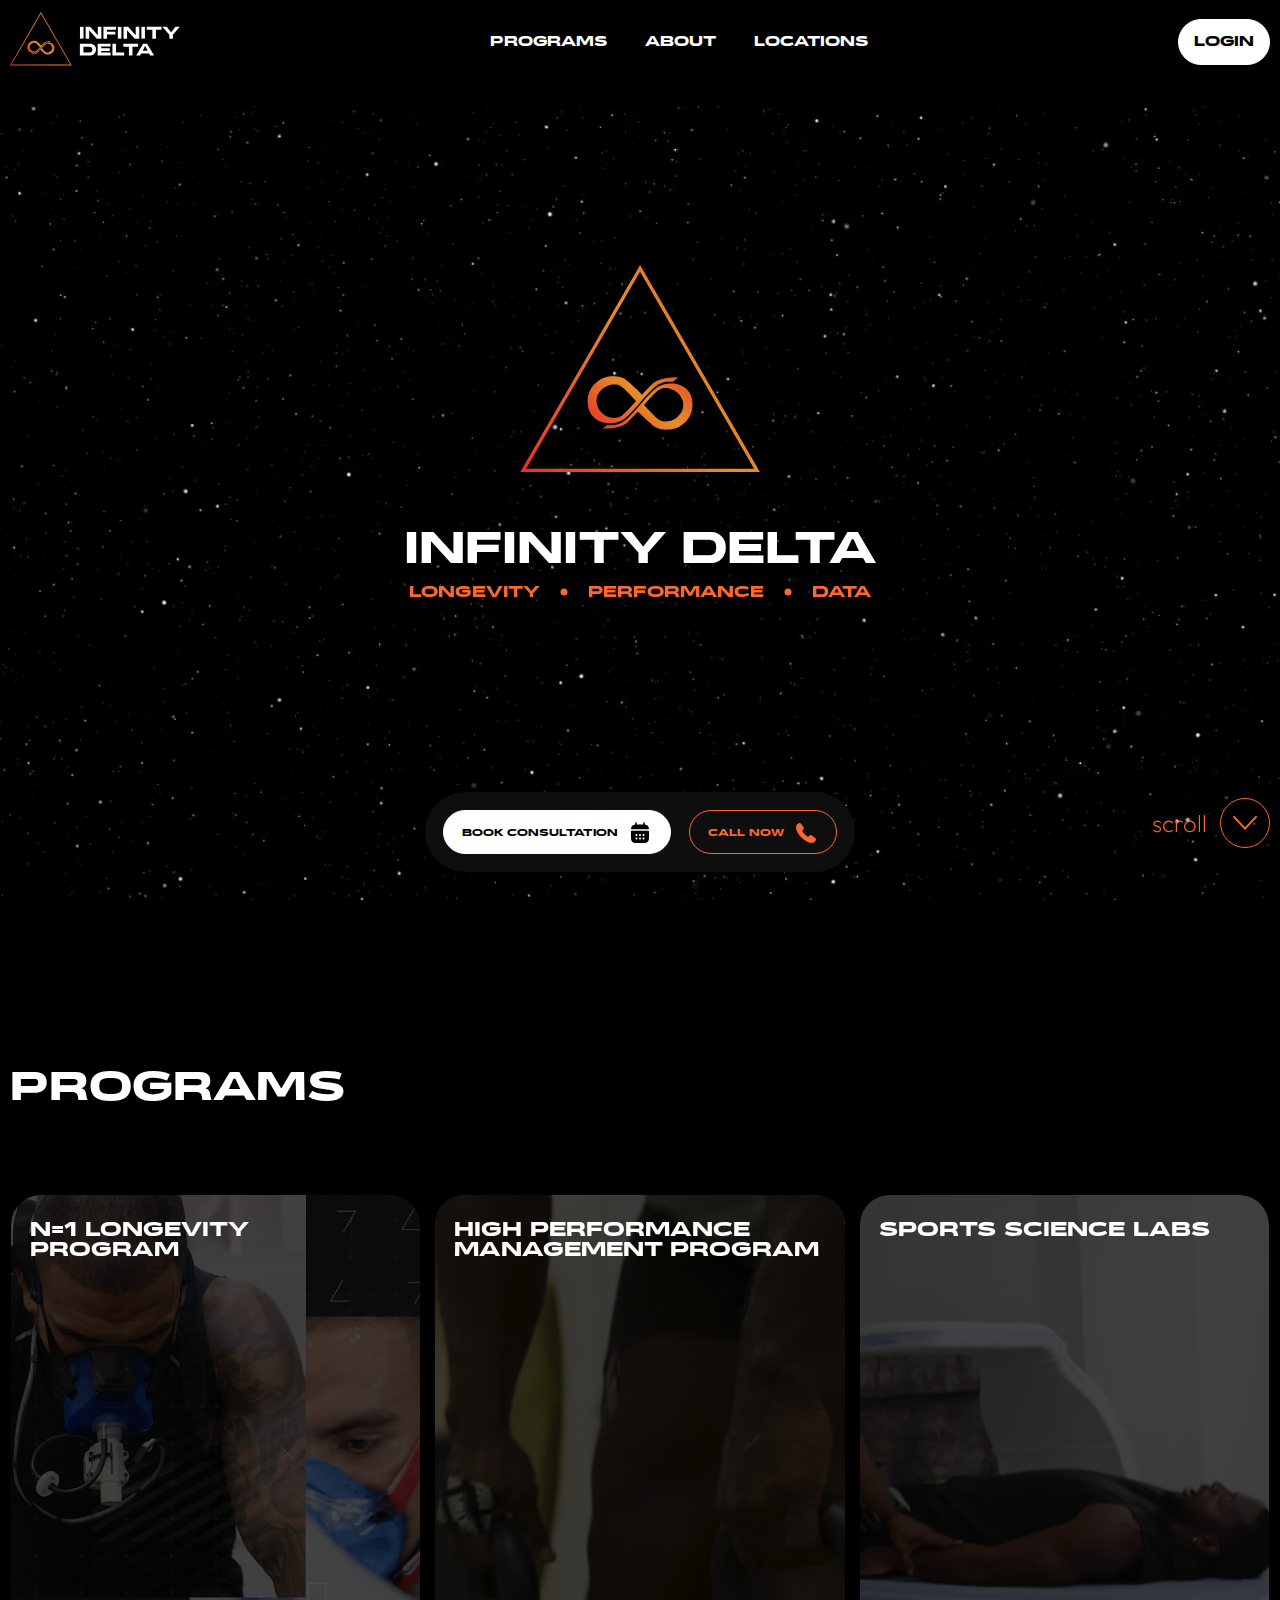
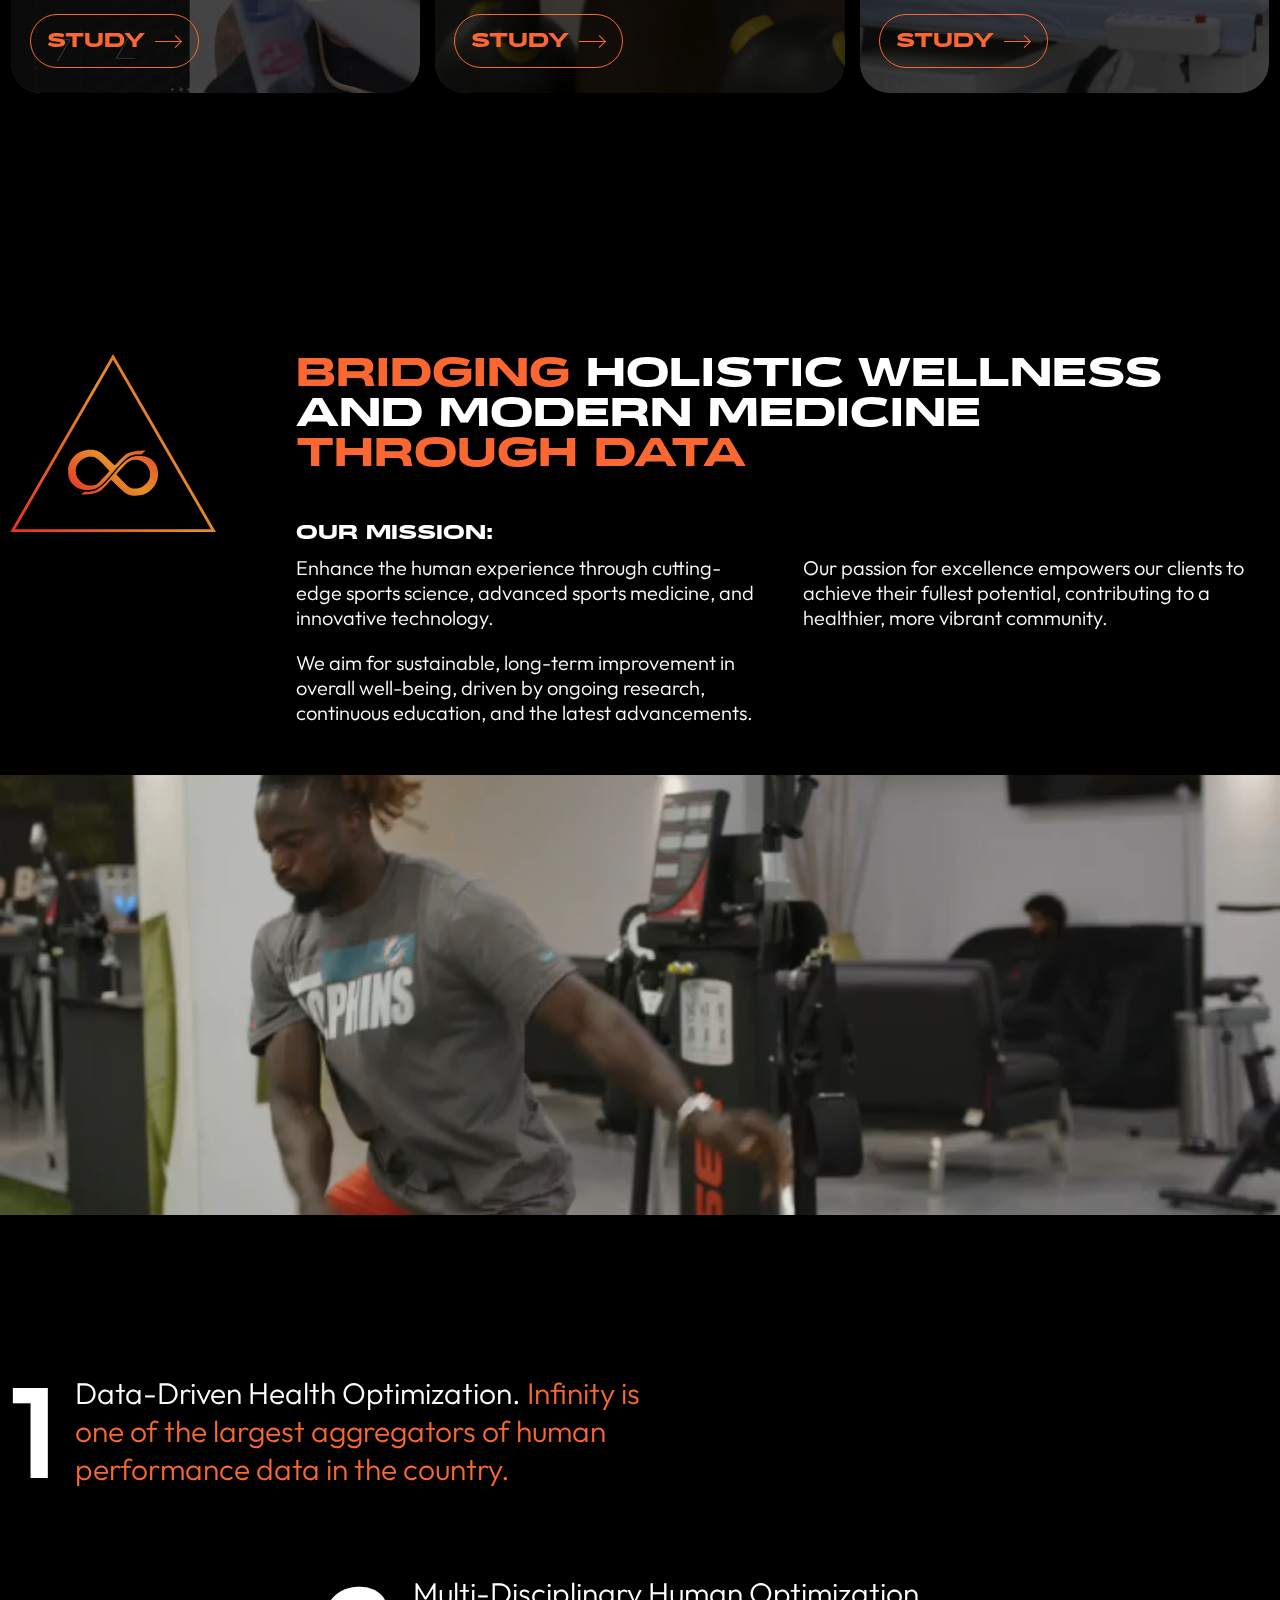
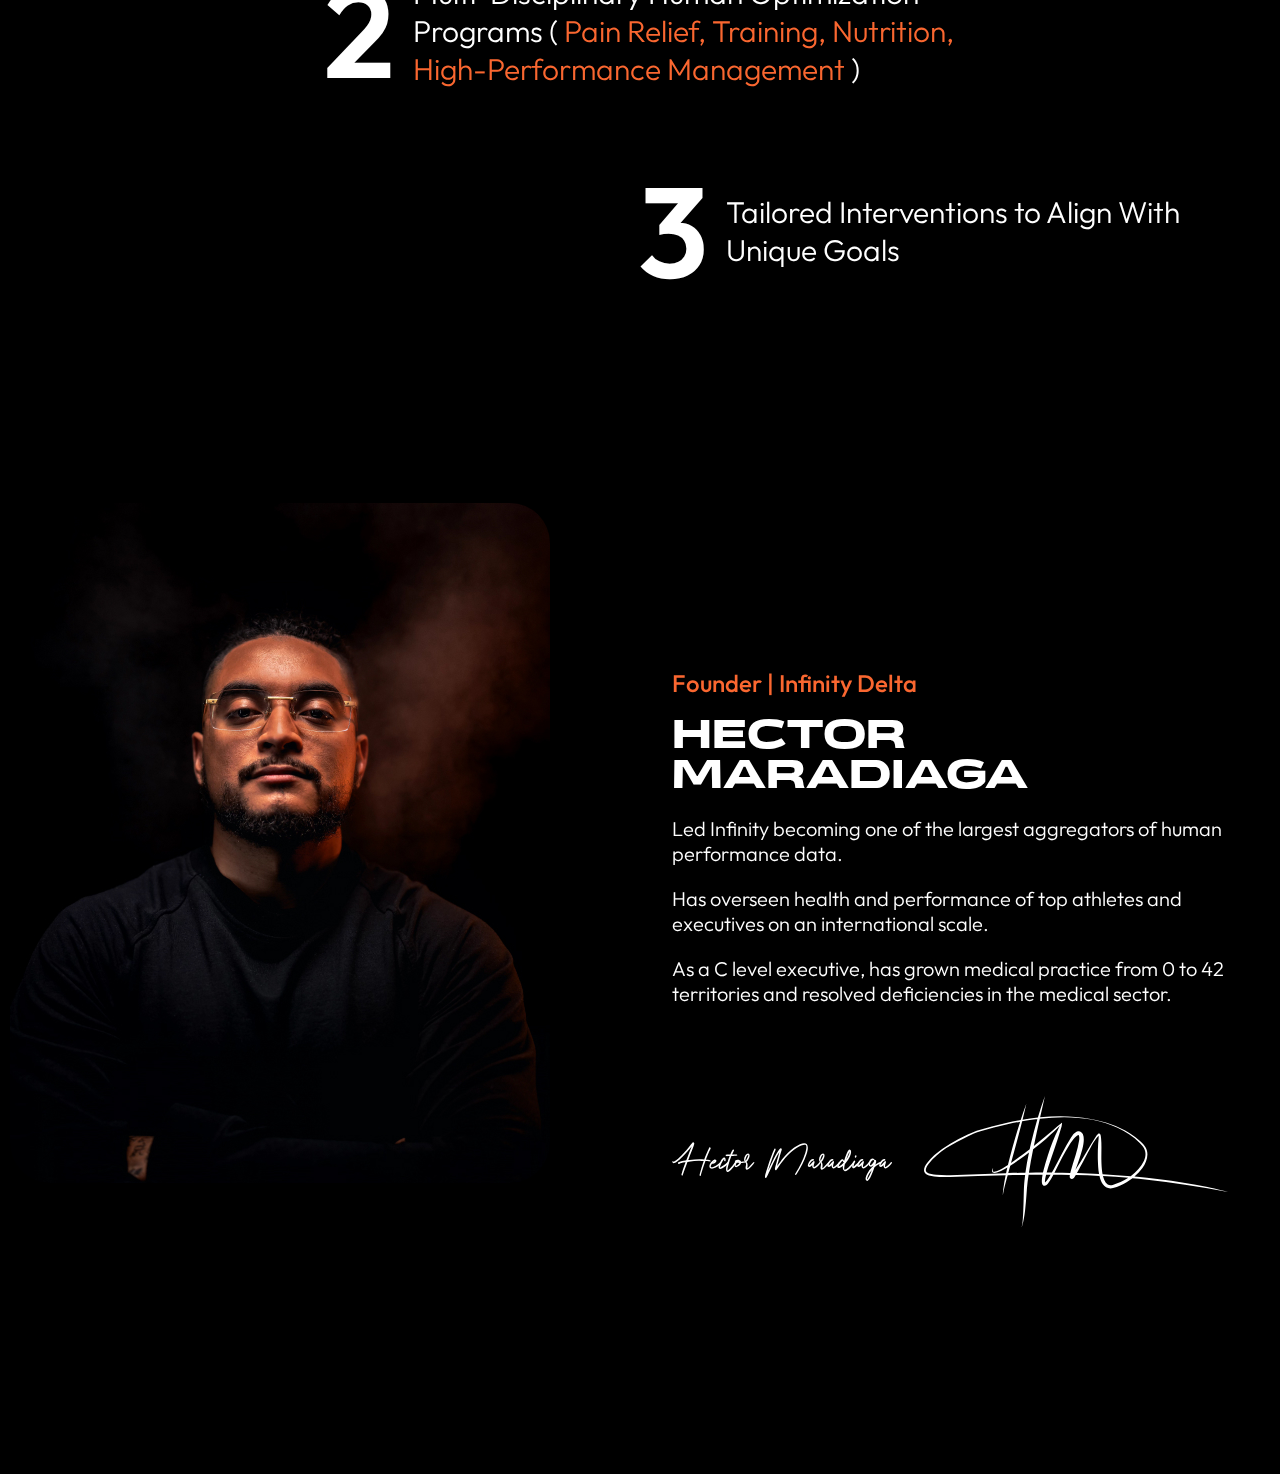
<file: index.html>
<!DOCTYPE html>
<html lang="en">
  <head>
    <meta charset="UTF-8" />
    <meta name="viewport" content="width=device-width, initial-scale=1.0" />
    <meta name="description" content="Longevity Performance Data" />
    <title>INFINITY DELTA</title>
    <link rel="shortcut icon" href="./favicon.ico" type="image/x-icon" />
    <link
      rel="stylesheet"
      href="https://cdnjs.cloudflare.com/ajax/libs/animate.css/4.1.1/animate.min.css"
    />
    <link rel="stylesheet" href="./css/index.css" />
    <script type="module" src="./js/index.js" defer></script>
  </head>

  <body>
    <header class="header">
      <div class="container">
        <div class="header__logo">
          <a class="header__logo-link" href="./"></a>
        </div>

        <nav class="header__nav">
          <a class="header__nav-link" href="#programs">Programs</a>
          <a class="header__nav-link" href="#about">About</a>
          <a class="header__nav-link" href="#locations">LOCATIONS</a>
        </nav>

        <div class="header__login">
          <button class="header__login-button login">LOGIN</button>
        </div>

        <div class="header__burger">
          <button class="header__burger-button"></button>
        </div>
      </div>
    </header>

    <nav class="main-nav hidden">
      <div class="main-nav__body">
        <div class="main-nav__heading">
          <figure class="main-nav__logo">
            <img class="main-nav__logo-image" src="./assets/logo.svg" alt="logo" />
          </figure>

          <button class="main-nav__close"></button>
        </div>

        <ul class="main-nav__menu">
          <li class="main-nav__menu-item">
            <a class="main-nav__menu-item-link" href="#programs">Programs</a>
          </li>
          <li class="main-nav__menu-item">
            <a class="main-nav__menu-item-link" href="#about">About</a>
          </li>
          <li class="main-nav__menu-item">
            <a class="main-nav__menu-item-link" href="#locations">LOCATIONS</a>
          </li>
        </ul>

        <div class="main-nav__login">
          <button class="main-nav__login-button login">LOGIN</button>
        </div>
      </div>
    </nav>

    <section class="main-controls">
      <div class="main-controls__toggler">
        <button class="main-controls__toggler-button">call/consultation</button>
      </div>

      <div class="main-controls__buttons">
        <button class="main-controls__button-book book">Book consultation</button>
        <button class="main-controls__button-call call">Call Now</button>
      </div>
    </section>

    <main class="main">
      <section class="first-screen">
        <div class="container">
          <div class="first-screen__content">
            <figure class="first-screen__logo">
              <img class="first-screen__logo-image" src="./assets/logo-icon.svg" alt="logo" />
            </figure>
            <h1 class="first-screen__title">Infinity DELTA</h1>
            <ul class="first-screen__advantages">
              <li class="first-screen__advantages-item">Longevity</li>
              <li class="first-screen__advantages-item">Performance</li>
              <li class="first-screen__advantages-item">Data</li>
            </ul>

            <a class="first-screen__scroll" href="#programs">
              <span class="first-screen__scroll-text">scroll</span>
              <span class="first-screen__scroll-icon"></span>
            </a>
          </div>
        </div>

        <video
          class="first-screen__video"
          autoplay
          muted
          loop
          playsinline
          style="user-select: none"
        >
          <source src="./assets/videos/first-screen.mp4" type="video/mp4" />
        </video>
      </section>

      <section class="programs" id="programs">
        <div class="container">
          <h2 class="programs__title">Programs</h2>
          <div class="programs__cards">
            <div class="programs__card">
              <div class="programs__card-content">
                <a class="programs__card-link" href="./program.html"></a>
                <h3 class="programs__card-title">N=1 Longevity Program</h3>
                <p class="programs__card-description">
                  A personalized program to optimize health, wellness, fitness, and mental
                  well-being.
                </p>
                <div class="programs__card-study">
                  <a class="programs__card-study-link" href="./program.html">Study</a>
                </div>
                <figure class="programs__card-bg">
                  <img
                    class="programs__card-bg-image"
                    src="./assets/program-bg-1.webp"
                    alt="program"
                  />
                </figure>
                <video
                  class="programs__card-video"
                  autoplay
                  muted
                  loop
                  playsinline
                  style="user-select: none"
                >
                  <source src="./assets/videos/program-1.mp4" type="video/mp4" />
                </video>
              </div>
            </div>

            <div class="programs__card">
              <div class="programs__card-content">
                <a class="programs__card-link" href="./program.html"></a>
                <h3 class="programs__card-title">High Performance Management Program</h3>
                <p class="programs__card-description">
                  Target chronic pain's root causes to enhance well-being, and health.
                </p>
                <div class="programs__card-study">
                  <a class="programs__card-study-link" href="./program.html">Study</a>
                </div>
                <figure class="programs__card-bg">
                  <img
                    class="programs__card-bg-image"
                    src="./assets/program-bg-2.webp"
                    alt="program"
                  />
                </figure>
                <video
                  class="programs__card-video"
                  autoplay
                  muted
                  loop
                  playsinline
                  style="user-select: none"
                >
                  <source src="./assets/videos/program-2.mp4" type="video/mp4" />
                </video>
              </div>
            </div>

            <div class="programs__card">
              <div class="programs__card-content">
                <a class="programs__card-link" href="./program.html"></a>
                <h3 class="programs__card-title">Sports Science Labs</h3>
                <p class="programs__card-description">
                  Access: Dexa Scan, VO2 Max Test, Resting Metabolic Rate Test, and Dari Motion Test
                  at our advanced science lab locations.
                </p>
                <div class="programs__card-study">
                  <a class="programs__card-study-link" href="./program.html">Study</a>
                </div>
                <figure class="programs__card-bg">
                  <img
                    class="programs__card-bg-image"
                    src="./assets/program-bg-3.webp"
                    alt="program"
                  />
                </figure>
                <video
                  class="programs__card-video"
                  autoplay
                  muted
                  loop
                  playsinline
                  style="user-select: none"
                >
                  <source src="./assets/videos/program-3.mp4" type="video/mp4" />
                </video>
              </div>
            </div>
          </div>
        </div>
      </section>

      <section class="our-mission" id="about">
        <div class="container">
          <div class="our-mission__content">
            <h2 class="our-mission__title">
              <mark>Bridging</mark> Holistic Wellness and Modern Medicine <mark>Through Data</mark>
            </h2>

            <h3 class="our-mission__subtitle">Our Mission:</h3>

            <div class="our-mission__description">
              <div class="our-mission__description-block">
                <p class="our-mission__description-item">
                  Enhance the human experience through cutting-edge sports science, advanced sports
                  medicine, and innovative technology.
                </p>
                <p class="our-mission__description-item">
                  We aim for sustainable, long-term improvement in overall well-being, driven by
                  ongoing research, continuous education, and the latest advancements.
                </p>
              </div>

              <div class="our-mission__description-block">
                <p class="our-mission__description-item">
                  Our passion for excellence empowers our clients to achieve their fullest
                  potential, contributing to a healthier, more vibrant community.
                </p>
              </div>
            </div>
          </div>

          <div class="our-mission__video">
            <video
              class="our-mission__video-item"
              autoplay
              muted
              loop
              playsinline
              style="user-select: none"
            >
              <source src="./assets/videos/our-mission.mp4" type="video/mp4" />
            </video>
          </div>
        </div>
      </section>

      <section class="advantages">
        <div class="container">
          <div class="advantages__content">
            <div class="advantages__content-item">
              <div class="advantages__item">
                <div class="advantages__item-count">1</div>
                <div class="advantages__item-text">
                  Data-Driven Health Optimization.
                  <span>
                    Infinity is one of the largest aggregators of human performance data in the
                    country.
                  </span>
                </div>
              </div>
            </div>

            <div class="advantages__content-item">
              <div class="advantages__item">
                <div class="advantages__item-count">2</div>
                <div class="advantages__item-text">
                  Multi-Disciplinary Human Optimization Programs (
                  <span>Pain Relief, Training, Nutrition, High-Performance Management</span>
                  )
                </div>
              </div>
            </div>

            <div class="advantages__content-item">
              <div class="advantages__item">
                <div class="advantages__item-count">3</div>
                <div class="advantages__item-text">
                  Tailored Interventions to Align With Unique Goals
                </div>
              </div>
            </div>
          </div>
        </div>
      </section>

      <section class="founder">
        <div class="container">
          <div class="founder__info">
            <div class="founder__info-position">Founder | Infinity Delta</div>
            <div class="founder__info-name">Hector Maradiaga</div>

            <figure class="founder__info-photo">
              <img class="founder__info-photo-image" src="./assets/founder.jpg" alt="founder" />
            </figure>

            <div class="founder__info-text">
              <p class="founder__info-text-item">
                Led Infinity becoming one of the largest aggregators of human performance data.
              </p>
              <p class="founder__info-text-item">
                Has overseen health and performance of top athletes and executives on an
                international scale.
              </p>
              <p class="founder__info-text-item">
                As a C level executive, has grown medical practice from 0 to 42 territories and
                resolved deficiencies in the medical sector.
              </p>
            </div>

            <div class="founder__info-gallery">
              <figure class="founder__info-gallery-name">
                <img
                  class="founder__info-gallery-image"
                  src="./assets/hector-maradiaga.svg"
                  alt="hector-maradiaga"
                />
              </figure>

              <figure class="founder__info-gallery-signature">
                <img
                  class="founder__info-gallery-image"
                  src="./assets/signature.svg"
                  alt="signature"
                />
              </figure>
            </div>
          </div>
        </div>
      </section>
    </main>

    <footer class="footer">
      <div class="container">
        <div class="footer__logo">
          <a class="footer__logo-link" href="#"></a>
        </div>

        <div class="footer__login">
          <button class="footer__login-button login">LOGIN</button>
        </div>
      </div>
    </footer>

    <section class="preloader visible">
      <video class="preloader__video" autoplay muted loop playsinline style="user-select: none">
        <source src="./assets/videos/preloader.mp4" type="video/mp4" />
      </video>
    </section>

    <div class="modal login-modal hidden">
      <div class="modal__body">
        <div class="modal__heading">
          <h3 class="modal__title">LOGIN</h3>
          <button class="modal__close"></button>
        </div>

        <div class="modal__content">
          <form class="modal__form">
            <fieldset class="modal__form-fieldset modal__form-fieldset_dual">
              <label class="modal__form-label">
                <span class="modal__form-label-title">You login</span>
                <input class="modal__form-input" type="text" placeholder="login" required />
                <span class="modal__form-label-prompt">
                  Enter your username in the signed contract
                </span>
              </label>

              <label class="modal__form-label">
                <span class="modal__form-label-title">Your password</span>
                <input class="modal__form-input" type="password" placeholder="password" required />
                <span class="modal__form-label-prompt">
                  Enter your password that we have sent you
                </span>
              </label>
            </fieldset>

            <fieldset class="modal__form-fieldset">
              <button class="modal__form-button">LOGIN</button>
            </fieldset>
          </form>
        </div>
      </div>
    </div>

    <div class="modal modal_lg book-modal hidden">
      <div class="modal__body">
        <div class="modal__heading">
          <h3 class="modal__title">
            Book <br />
            consultation <span>free</span>
          </h3>
          <button class="modal__close"></button>
        </div>

        <div class="modal__content">
          <form class="modal__form">
            <fieldset class="modal__form-fieldset modal__form-fieldset_dual">
              <label class="modal__form-label">
                <span class="modal__form-label-title">You name</span>
                <input class="modal__form-input" type="text" placeholder="User Name" required />
                <span class="modal__form-label-prompt"> Enter your name </span>
              </label>

              <label class="modal__form-label">
                <span class="modal__form-label-title">Phone number</span>
                <input class="modal__form-input" type="tel" placeholder="User Phone" required />
                <span class="modal__form-label-prompt">
                  Enter your phone number for communication
                </span>
              </label>
            </fieldset>

            <fieldset class="modal__form-fieldset modal__form-fieldset_dual">
              <label class="modal__form-label">
                <span class="modal__form-label-title">A convenient day</span>

                <div class="custom-date-input">
                  <div class="custom-date-input__fasade"></div>
                  <div class="custom-date-input__panel">
                    <div class="custom-date-input__panel-heading">
                      <span class="custom-date-input__panel-title">Day</span>
                      <div class="custom-date-input__panel-close"></div>
                    </div>

                    <div class="custom-date-input__panel-controls">
                      <div class="custom-date-input__panel-controls-prev disabled"></div>
                      <div class="custom-date-input__panel-controls-month"></div>
                      <div class="custom-date-input__panel-controls-next"></div>
                    </div>

                    <div class="custom-date-input__panel-legenda">
                      <div class="custom-date-input__panel-legenda-item">Mo</div>
                      <div class="custom-date-input__panel-legenda-item">Tu</div>
                      <div class="custom-date-input__panel-legenda-item">We</div>
                      <div class="custom-date-input__panel-legenda-item">Th</div>
                      <div class="custom-date-input__panel-legenda-item">Fr</div>
                      <div class="custom-date-input__panel-legenda-item">Sa</div>
                      <div class="custom-date-input__panel-legenda-item">Su</div>
                    </div>

                    <div class="custom-date-input__panel-calendar"></div>
                  </div>
                  <input type="date" required />
                </div>

                <span class="modal__form-label-prompt">
                  Choose a convenient day for consultation
                </span>
              </label>

              <label class="modal__form-label">
                <span class="modal__form-label-title">What time is convenient</span>

                <div class="custom-time-input">
                  <div class="custom-time-input__fasade"></div>
                  <div class="custom-time-input__panel">
                    <div class="custom-time-input__panel-heading">
                      <span class="custom-time-input__panel-title">Time</span>
                      <div class="custom-time-input__panel-close"></div>
                    </div>

                    <div class="custom-time-input__panel-controls">
                      <div
                        class="custom-time-input__panel-input custom-time-input__panel-input_hour"
                      >
                        <div class="custom-time-input__panel-input-title">hour</div>
                        <div class="custom-time-input__panel-input-minus">-</div>
                        <div class="custom-time-input__panel-input-time">14</div>
                        <div class="custom-time-input__panel-input-plus">+</div>
                      </div>

                      <div
                        class="custom-time-input__panel-input custom-time-input__panel-input_minute"
                      >
                        <div class="custom-time-input__panel-input-title">minute</div>
                        <div class="custom-time-input__panel-input-minus">-</div>
                        <div class="custom-time-input__panel-input-time">30</div>
                        <div class="custom-time-input__panel-input-plus">+</div>
                      </div>
                    </div>
                  </div>

                  <input type="time" required />
                </div>

                <span class="modal__form-label-prompt">
                  Choose a convenient period of time for you to contact you
                </span>
              </label>
            </fieldset>

            <fieldset class="modal__form-fieldset">
              <label class="modal__form-label">
                <span class="modal__form-label-title">What are your goals?</span>
                <input
                  class="modal__form-input"
                  type="text"
                  placeholder="A field for your text"
                  required
                />
                <span class="modal__form-label-prompt"> Enter your Describe your goals </span>
              </label>
            </fieldset>

            <fieldset class="modal__form-fieldset modal__form-fieldset_dual">
              <label class="modal__form-label">
                <span class="modal__form-label-title">Mail</span>
                <input class="modal__form-input" type="email" placeholder="User Email" required />
                <span class="modal__form-label-prompt">
                  The email address was entered incorrectly
                </span>
              </label>

              <label class="modal__form-checkbox">
                <input type="checkbox" checked required />
                <span class="modal__form-checkbox-icon"></span>
                <span class="modal__form-checkbox-text">I agree with the privacy policy</span>
              </label>
            </fieldset>

            <fieldset class="modal__form-fieldset">
              <button class="modal__form-button">Send</button>
            </fieldset>
          </form>
        </div>
      </div>
    </div>

    <div class="modal modal_lg call-modal hidden">
      <div class="modal__body">
        <div class="modal__heading">
          <h3 class="modal__title">
            Call<br />
            Now
          </h3>
          <button class="modal__close"></button>
        </div>

        <div class="modal__content">
          <form class="modal__form">
            <fieldset class="modal__form-fieldset modal__form-fieldset_dual">
              <label class="modal__form-label">
                <span class="modal__form-label-title">You name</span>
                <input class="modal__form-input" type="text" placeholder="User Name" required />
                <span class="modal__form-label-prompt"> Enter your name </span>
              </label>

              <label class="modal__form-label">
                <span class="modal__form-label-title">Phone number</span>
                <input class="modal__form-input" type="tel" placeholder="User Phone" required />
                <span class="modal__form-label-prompt">
                  Enter your phone number for communication
                </span>
              </label>
            </fieldset>

            <fieldset class="modal__form-fieldset">
              <label class="modal__form-label">
                <span class="modal__form-label-title">What are your goals?</span>
                <input
                  class="modal__form-input"
                  type="text"
                  placeholder="A field for your text"
                  required
                />
                <span class="modal__form-label-prompt">Enter your Describe your goals</span>
              </label>
            </fieldset>

            <fieldset class="modal__form-fieldset modal__form-fieldset_dual">
              <label class="modal__form-label">
                <span class="modal__form-label-title">Mail</span>
                <input class="modal__form-input" type="email" placeholder="User Email" required />
                <span class="modal__form-label-prompt">Enter your email address</span>
              </label>

              <label class="modal__form-checkbox">
                <input type="checkbox" checked required />
                <span class="modal__form-checkbox-icon"></span>
                <span class="modal__form-checkbox-text">I agree with the privacy policy</span>
              </label>
            </fieldset>

            <fieldset class="modal__form-fieldset">
              <button class="modal__form-button">call</button>
            </fieldset>
          </form>
        </div>
      </div>
    </div>
  </body>
</html>
</file>
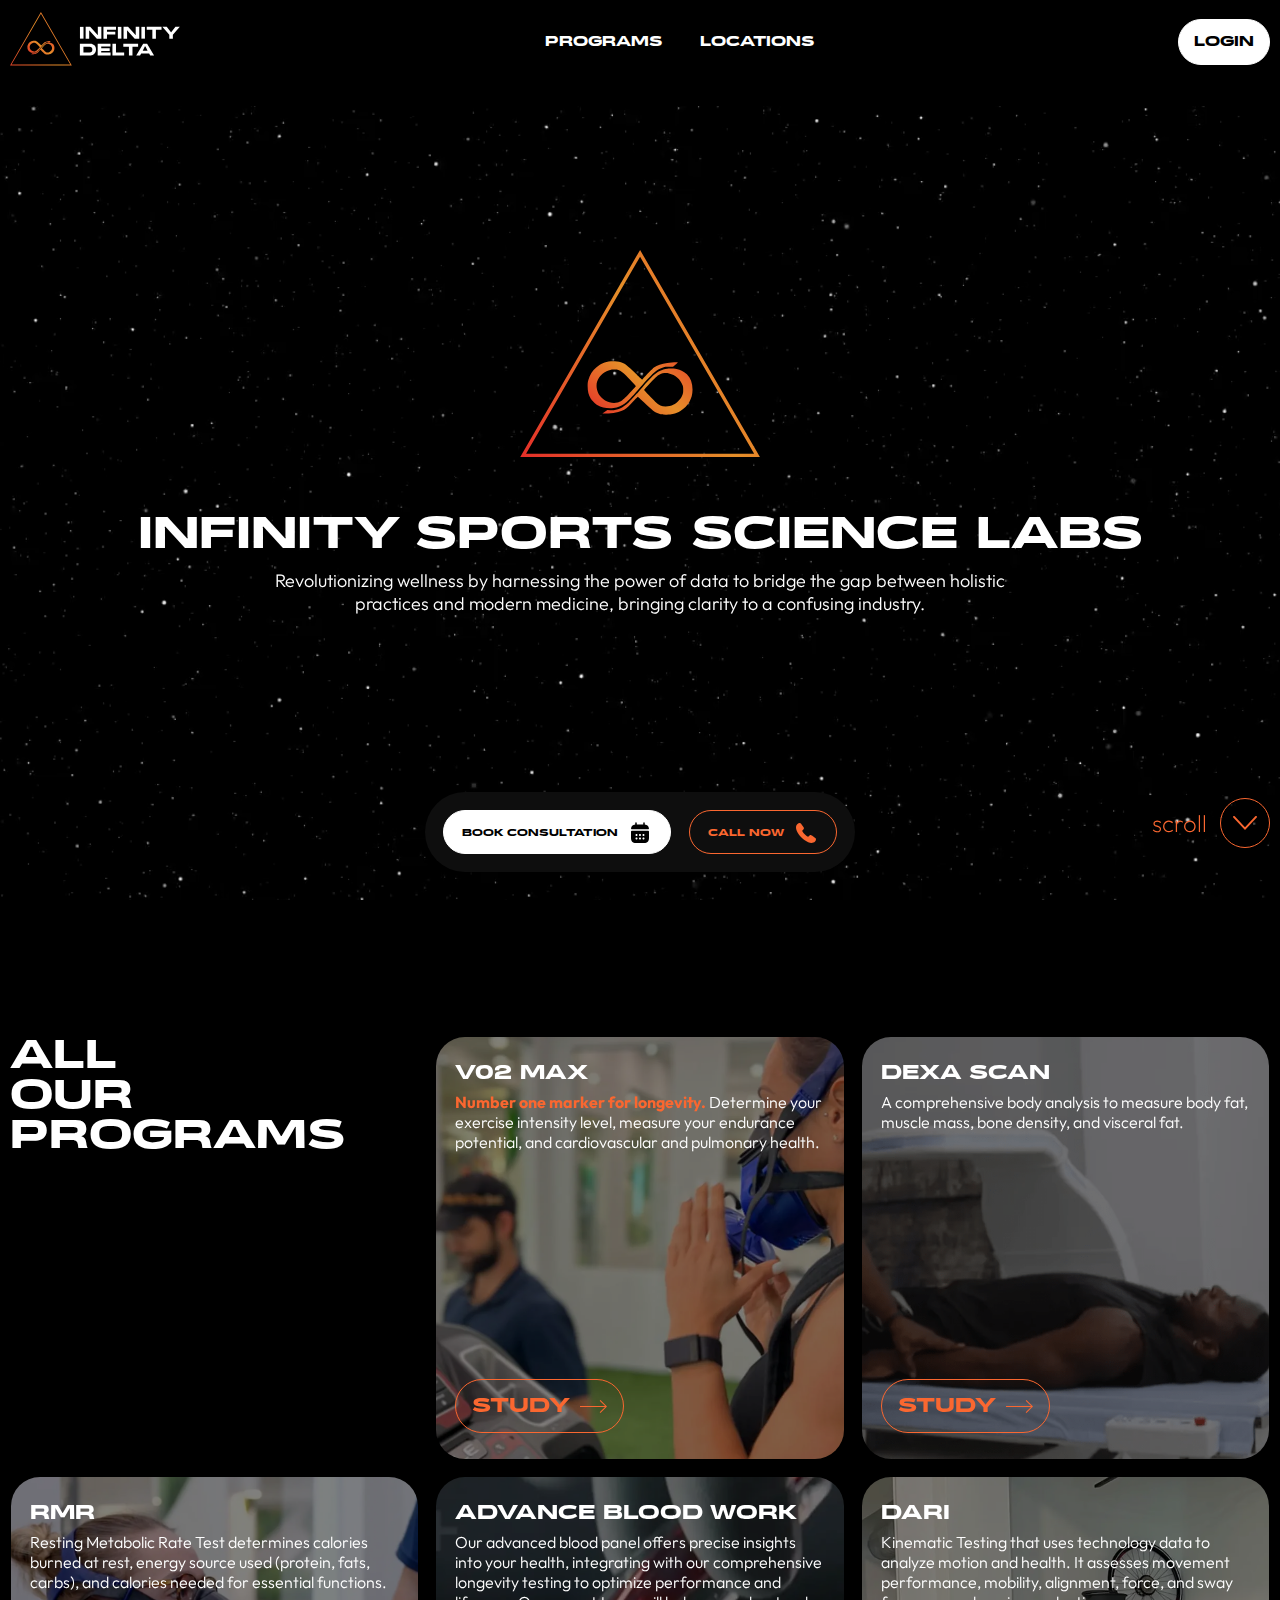
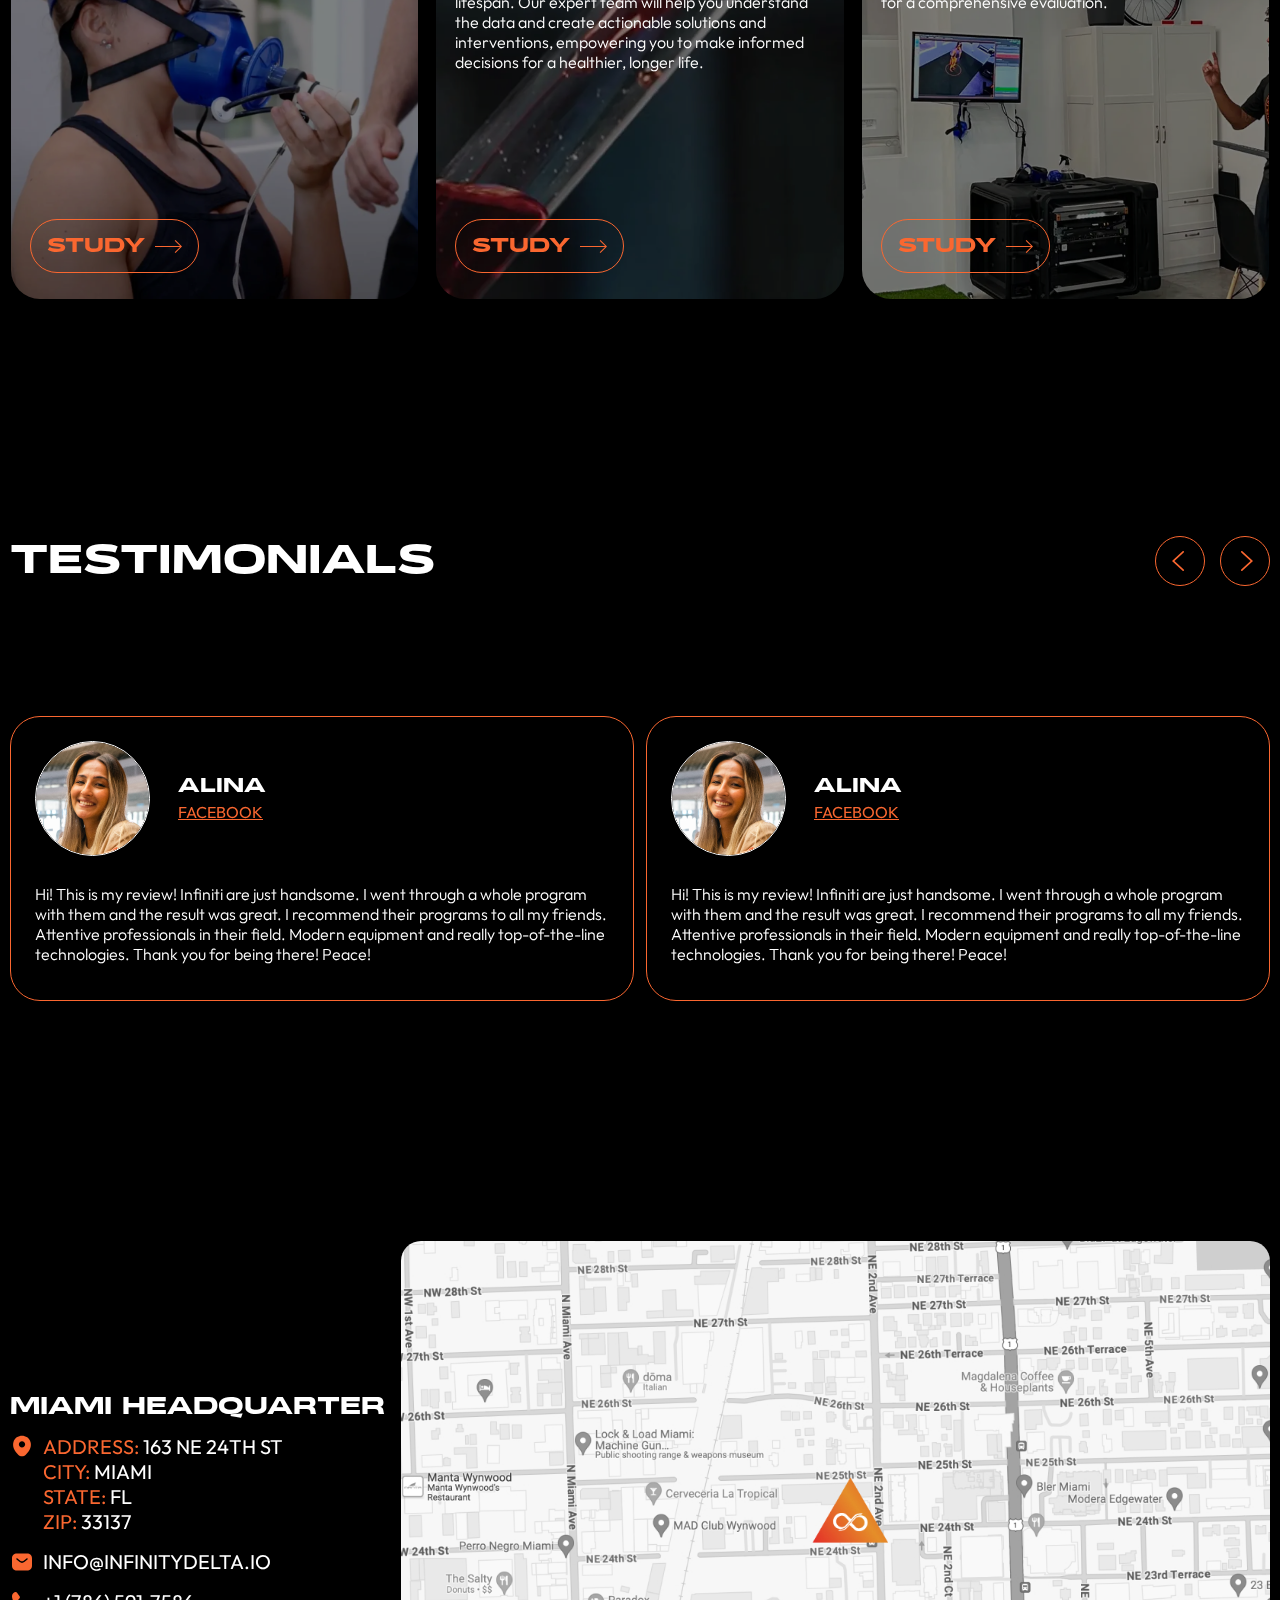
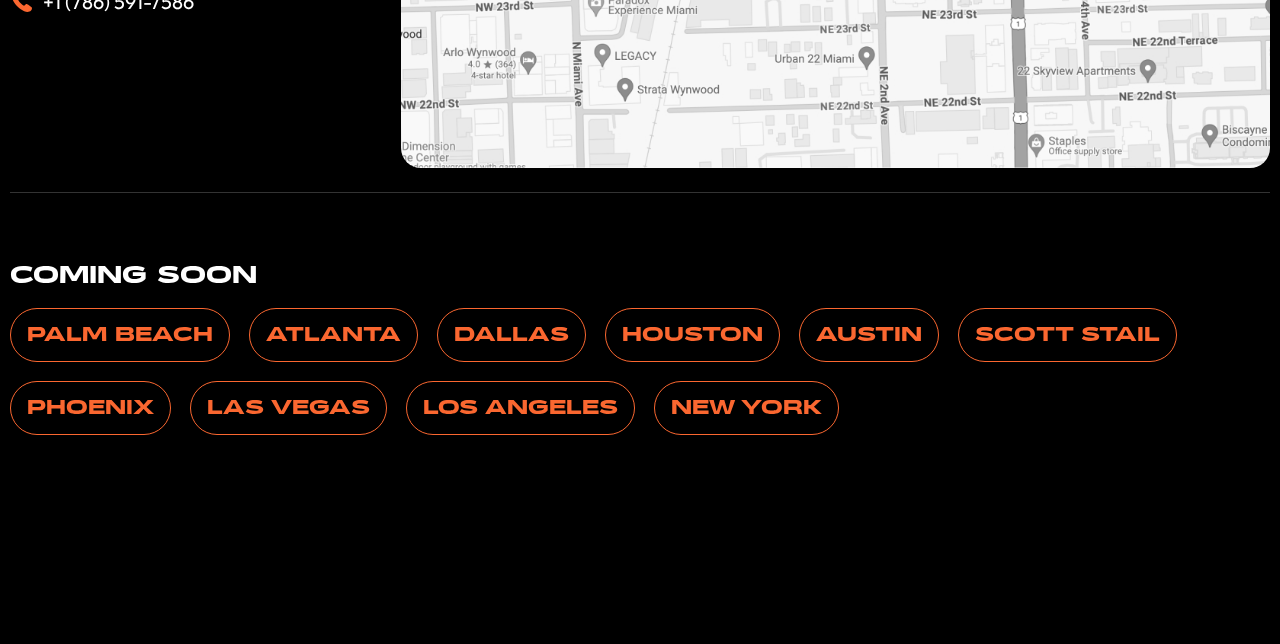
<file: newdesign.html>
<!DOCTYPE html>
<html lang="en">
  <head>
    <meta charset="UTF-8" />
    <meta name="viewport" content="width=device-width, initial-scale=1.0" />
    <meta name="description" content="Longevity Performance Data" />
    <title>INFINITY DELTA</title>
    <link rel="shortcut icon" href="./favicon.ico" type="image/x-icon" />
    <link
      rel="stylesheet"
      href="https://cdnjs.cloudflare.com/ajax/libs/animate.css/4.1.1/animate.min.css"
    />
    <link rel="stylesheet" href="https://cdn.jsdelivr.net/npm/swiper@11/swiper-bundle.min.css" />
    <link rel="stylesheet" href="./css/index.css" />
    <script src="https://cdn.jsdelivr.net/npm/swiper@11/swiper-bundle.min.js" defer></script>
    <script type="module" src="./js/index.js" defer></script>
  </head>

  <body>
    <header class="header">
      <div class="container">
        <div class="header__logo">
          <a class="header__logo-link" href="./"></a>
        </div>

        <nav class="header__nav">
          <a class="header__nav-link" href="#programs">Programs</a>
          <a class="header__nav-link" href="#locations">LOCATIONS</a>
        </nav>

        <div class="header__login">
          <button class="header__login-button login">LOGIN</button>
        </div>

        <div class="header__burger">
          <button class="header__burger-button"></button>
        </div>
      </div>
    </header>

    <nav class="main-nav hidden">
      <div class="main-nav__body">
        <div class="main-nav__heading">
          <figure class="main-nav__logo">
            <img class="main-nav__logo-image" src="./assets/logo.svg" alt="logo" />
          </figure>

          <button class="main-nav__close"></button>
        </div>

        <ul class="main-nav__menu">
          <li class="main-nav__menu-item">
            <a class="main-nav__menu-item-link" href="#locations">LOCATIONS</a>
          </li>
          <li class="main-nav__menu-item">
            <a class="main-nav__menu-item-link" href="#programs">Programs</a>
          </li>
        </ul>

        <div class="main-nav__login">
          <button class="main-nav__login-button">LOGIN</button>
        </div>
      </div>
    </nav>

    <section class="main-controls">
      <div class="main-controls__toggler">
        <button class="main-controls__toggler-button">call/consultation</button>
      </div>

      <div class="main-controls__buttons">
        <button class="main-controls__button-book book">Book consultation</button>
        <button class="main-controls__button-call call">Call Now</button>
      </div>
    </section>

    <main class="main">
      <section class="first-screen">
        <div class="container">
          <div class="first-screen__content">
            <figure class="first-screen__logo">
              <img class="first-screen__logo-image" src="./assets/logo-icon.svg" alt="logo" />
            </figure>

            <h1 class="first-screen__title">Infinity Sports Science Labs</h1>

            <p class="first-screen__description">
              Revolutionizing wellness by harnessing the power of data to bridge the gap between
              holistic practices and modern medicine, bringing clarity to a confusing industry.
            </p>

            <a class="first-screen__scroll" href="#programs">
              <span class="first-screen__scroll-text">scroll</span>
              <span class="first-screen__scroll-icon"></span>
            </a>
          </div>
        </div>

        <video
          class="first-screen__video"
          autoplay
          muted
          loop
          playsinline
          style="user-select: none"
        >
          <source src="./assets/videos/first-screen.mp4" type="video/mp4" />
        </video>
      </section>

      <section class="all-programs" id="programs">
        <div class="container">
          <h2 class="all-programs__title">
            <span>All</span> <span>our</span> <span>programs</span>
          </h2>

          <div class="all-programs__card">
            <div class="all-programs__card-link book"></div>

            <figure class="all-programs__card-figure">
              <img
                class="all-programs__card-figure-image"
                src="./assets/all-programs-1.webp"
                alt="program"
              />
            </figure>
            <h3 class="all-programs__card-title">V02 Max</h3>
            <p class="all-programs__card-description">
              <b>Number one marker for longevity.</b> Determine your exercise intensity level,
              measure your endurance potential, and cardiovascular and pulmonary health.
            </p>
            <div class="all-programs__card-study">
              <button class="all-programs__card-study-link book">Study</button>
            </div>
          </div>

          <div class="all-programs__card">
            <div class="all-programs__card-link book"></div>

            <figure class="all-programs__card-figure">
              <img
                class="all-programs__card-figure-image"
                src="./assets/all-programs-2.webp"
                alt="program"
              />
            </figure>
            <h3 class="all-programs__card-title">DEXA Scan</h3>
            <p class="all-programs__card-description">
              A comprehensive body analysis to measure body fat, muscle mass, bone density, and
              visceral fat.
            </p>
            <div class="all-programs__card-study">
              <button class="all-programs__card-study-link book">Study</button>
            </div>
          </div>

          <div class="all-programs__card">
            <div class="all-programs__card-link book"></div>

            <figure class="all-programs__card-figure">
              <img
                class="all-programs__card-figure-image"
                src="./assets/all-programs-3.webp"
                alt="program"
              />
            </figure>
            <h3 class="all-programs__card-title">RMR</h3>
            <p class="all-programs__card-description">
              Resting Metabolic Rate Test determines calories burned at rest, energy source used
              (protein, fats, carbs), and calories needed for essential functions.
            </p>
            <div class="all-programs__card-study">
              <button class="all-programs__card-study-link book">Study</button>
            </div>
          </div>

          <div class="all-programs__card">
            <div class="all-programs__card-link book"></div>

            <figure class="all-programs__card-figure">
              <img
                class="all-programs__card-figure-image"
                src="./assets/all-programs-4.webp"
                alt="program"
              />
            </figure>
            <h3 class="all-programs__card-title">Advance Blood Work</h3>
            <p class="all-programs__card-description">
              Our advanced blood panel offers precise insights into your health, integrating with
              our comprehensive longevity testing to optimize performance and lifespan. Our expert
              team will help you understand the data and create actionable solutions and
              interventions, empowering you to make informed decisions for a healthier, longer life.
            </p>
            <div class="all-programs__card-study">
              <button class="all-programs__card-study-link book">Study</button>
            </div>
          </div>

          <div class="all-programs__card">
            <div class="all-programs__card-link book"></div>

            <figure class="all-programs__card-figure">
              <img
                class="all-programs__card-figure-image"
                src="./assets/all-programs-5.webp"
                alt="program"
              />
            </figure>
            <h3 class="all-programs__card-title">DARI</h3>
            <p class="all-programs__card-description">
              Kinematic Testing that uses technology data to analyze motion and health. It assesses
              movement performance, mobility, alignment, force, and sway for a comprehensive
              evaluation.
            </p>
            <div class="all-programs__card-study">
              <button class="all-programs__card-study-link book">Study</button>
            </div>
          </div>
        </div>
      </section>

      <section class="reviews">
        <div class="container">
          <div class="reviews__heading">
            <h2 class="reviews__title">TESTIMONIALS</h2>
            <div class="reviews__controls">
              <div class="reviews__controls-prev"></div>
              <div class="reviews__controls-next"></div>
            </div>
          </div>

          <div class="swiper">
            <div class="swiper-wrapper">
              <div class="swiper-slide">
                <div class="reviews__slide">
                  <div class="reviews__slide-user">
                    <figure class="reviews__slide-user-avatar">
                      <img
                        class="reviews__slide-user-avatar-image"
                        src="./assets/avatar.png"
                        alt="avatar"
                      />
                    </figure>
                    <div class="reviews__slide-user-info">
                      <span class="reviews__slide-user-info-name">Alina</span>
                      <span class="reviews__slide-user-info-source">Facebook</span>
                    </div>
                  </div>
                  <div class="reviews__slide-text">
                    Hi! This is my review! Infiniti are just handsome. I went through a whole
                    program with them and the result was great. I recommend their programs to all my
                    friends. Attentive professionals in their field. Modern equipment and really
                    top-of-the-line technologies. Thank you for being there! Peace!
                  </div>
                </div>
              </div>

              <div class="swiper-slide">
                <div class="reviews__slide">
                  <div class="reviews__slide-user">
                    <figure class="reviews__slide-user-avatar">
                      <img
                        class="reviews__slide-user-avatar-image"
                        src="./assets/avatar.png"
                        alt="avatar"
                      />
                    </figure>
                    <div class="reviews__slide-user-info">
                      <span class="reviews__slide-user-info-name">Alina</span>
                      <span class="reviews__slide-user-info-source">Facebook</span>
                    </div>
                  </div>
                  <div class="reviews__slide-text">
                    Hi! This is my review! Infiniti are just handsome. I went through a whole
                    program with them and the result was great. I recommend their programs to all my
                    friends. Attentive professionals in their field. Modern equipment and really
                    top-of-the-line technologies. Thank you for being there! Peace!
                  </div>
                </div>
              </div>

              <div class="swiper-slide">
                <div class="reviews__slide">
                  <div class="reviews__slide-user">
                    <figure class="reviews__slide-user-avatar">
                      <img
                        class="reviews__slide-user-avatar-image"
                        src="./assets/avatar.png"
                        alt="avatar"
                      />
                    </figure>
                    <div class="reviews__slide-user-info">
                      <span class="reviews__slide-user-info-name">Alina</span>
                      <span class="reviews__slide-user-info-source">Facebook</span>
                    </div>
                  </div>
                  <div class="reviews__slide-text">
                    Hi! This is my review! Infiniti are just handsome. I went through a whole
                    program with them and the result was great. I recommend their programs to all my
                    friends. Attentive professionals in their field. Modern equipment and really
                    top-of-the-line technologies. Thank you for being there! Peace!
                  </div>
                </div>
              </div>

              <div class="swiper-slide">
                <div class="reviews__slide">
                  <div class="reviews__slide-user">
                    <figure class="reviews__slide-user-avatar">
                      <img
                        class="reviews__slide-user-avatar-image"
                        src="./assets/avatar.png"
                        alt="avatar"
                      />
                    </figure>
                    <div class="reviews__slide-user-info">
                      <span class="reviews__slide-user-info-name">Alina</span>
                      <span class="reviews__slide-user-info-source">Facebook</span>
                    </div>
                  </div>
                  <div class="reviews__slide-text">
                    Hi! This is my review! Infiniti are just handsome. I went through a whole
                    program with them and the result was great. I recommend their programs to all my
                    friends. Attentive professionals in their field. Modern equipment and really
                    top-of-the-line technologies. Thank you for being there! Peace!
                  </div>
                </div>
              </div>

              <div class="swiper-slide">
                <div class="reviews__slide">
                  <div class="reviews__slide-user">
                    <figure class="reviews__slide-user-avatar">
                      <img
                        class="reviews__slide-user-avatar-image"
                        src="./assets/avatar.png"
                        alt="avatar"
                      />
                    </figure>
                    <div class="reviews__slide-user-info">
                      <span class="reviews__slide-user-info-name">Alina</span>
                      <span class="reviews__slide-user-info-source">Facebook</span>
                    </div>
                  </div>
                  <div class="reviews__slide-text">
                    Hi! This is my review! Infiniti are just handsome. I went through a whole
                    program with them and the result was great. I recommend their programs to all my
                    friends. Attentive professionals in their field. Modern equipment and really
                    top-of-the-line technologies. Thank you for being there! Peace!
                  </div>
                </div>
              </div>
            </div>
          </div>
        </div>
      </section>

      <section class="location" id="locations">
        <div class="container">
          <div class="location__content">
            <div class="location__info">
              <h2 class="location__info-title">Miami Headquarter</h2>
              <ul class="location__info-locaton">
                <li class="location__info-locaton-item">
                  <span class="location__info-locaton-item-title"> Address: </span>
                  <span class="location__info-locaton-item-text"> 163 NE 24th St </span>
                </li>
                <li class="location__info-locaton-item">
                  <span class="location__info-locaton-item-title"> City: </span>
                  <span class="location__info-locaton-item-text"> Miami </span>
                </li>
                <li class="location__info-locaton-item">
                  <span class="location__info-locaton-item-title"> State: </span>
                  <span class="location__info-locaton-item-text"> FL </span>
                </li>
                <li class="location__info-locaton-item">
                  <span class="location__info-locaton-item-title"> ZIP: </span>
                  <span class="location__info-locaton-item-text"> 33137 </span>
                </li>
              </ul>

              <div class="location__info-email">
                <a class="location__info-email-link" href="mailto:info@infinitydelta.io">
                  info@infinitydelta.io
                </a>
              </div>

              <div class="location__info-phone">
                <a class="location__info-phone-link" href="tel:+17865917586">+1 (786) 591-7586</a>
              </div>
            </div>

            <figure class="location__map">
              <a href="https://maps.app.goo.gl/gakg2hM26bHDwkD3A" target="_blank">
                <img class="location__map-image" src="./assets/location.webp" alt="map" />
              </a>
            </figure>
          </div>
        </div>
      </section>

      <section class="coming-soon">
        <div class="container">
          <h2 class="coming-soon__title">Coming Soon</h2>

          <div class="coming-soon__locations">
            <span class="coming-soon__locations-item"> Palm Beach </span>
            <span class="coming-soon__locations-item"> Atlanta </span>
            <span class="coming-soon__locations-item"> Dallas </span>
            <span class="coming-soon__locations-item"> Houston </span>
            <span class="coming-soon__locations-item"> Austin </span>
            <span class="coming-soon__locations-item"> Scott Stail </span>
            <span class="coming-soon__locations-item"> Phoenix </span>
            <span class="coming-soon__locations-item"> Las Vegas </span>
            <span class="coming-soon__locations-item"> Los Angeles </span>
            <span class="coming-soon__locations-item"> New York </span>
          </div>
        </div>
      </section>
    </main>

    <footer class="footer">
      <div class="container">
        <div class="footer__logo">
          <a class="footer__logo-link" href="#"></a>
        </div>

        <div class="footer__login">
          <button class="footer__login-button">LOGIN</button>
        </div>
      </div>
    </footer>

    <section class="preloader visible">
      <video class="preloader__video" autoplay muted loop playsinline style="user-select: none">
        <source src="./assets/videos/preloader.mp4" type="video/mp4" />
      </video>
    </section>

    <div class="modal login-modal hidden">
      <div class="modal__body">
        <div class="modal__heading">
          <h3 class="modal__title">LOGIN</h3>
          <button class="modal__close"></button>
        </div>

        <div class="modal__content">
          <form class="modal__form">
            <fieldset class="modal__form-fieldset modal__form-fieldset_dual">
              <label class="modal__form-label">
                <span class="modal__form-label-title">You login</span>
                <input class="modal__form-input" type="text" placeholder="login" required />
                <span class="modal__form-label-prompt">
                  Enter your username in the signed contract
                </span>
              </label>

              <label class="modal__form-label">
                <span class="modal__form-label-title">Your password</span>
                <input class="modal__form-input" type="password" placeholder="password" required />
                <span class="modal__form-label-prompt">
                  Enter your password that we have sent you
                </span>
              </label>
            </fieldset>

            <fieldset class="modal__form-fieldset">
              <button class="modal__form-button">LOGIN</button>
            </fieldset>
          </form>
        </div>
      </div>
    </div>

    <div class="modal modal_lg book-modal hidden">
      <div class="modal__body">
        <div class="modal__heading">
          <h3 class="modal__title">
            Book <br />
            consultation <span>free</span>
          </h3>
          <button class="modal__close"></button>
        </div>

        <div class="modal__content">
          <form class="modal__form">
            <fieldset class="modal__form-fieldset modal__form-fieldset_dual">
              <label class="modal__form-label">
                <span class="modal__form-label-title">You name</span>
                <input class="modal__form-input" type="text" placeholder="User Name" required />
                <span class="modal__form-label-prompt"> Enter your name </span>
              </label>

              <label class="modal__form-label">
                <span class="modal__form-label-title">Phone number</span>
                <input class="modal__form-input" type="tel" placeholder="User Phone" required />
                <span class="modal__form-label-prompt">
                  Enter your phone number for communication
                </span>
              </label>
            </fieldset>

            <fieldset class="modal__form-fieldset modal__form-fieldset_dual">
              <label class="modal__form-label">
                <span class="modal__form-label-title">A convenient day</span>

                <div class="custom-date-input">
                  <div class="custom-date-input__fasade"></div>
                  <div class="custom-date-input__panel">
                    <div class="custom-date-input__panel-heading">
                      <span class="custom-date-input__panel-title">Day</span>
                      <div class="custom-date-input__panel-close"></div>
                    </div>

                    <div class="custom-date-input__panel-controls">
                      <div class="custom-date-input__panel-controls-prev disabled"></div>
                      <div class="custom-date-input__panel-controls-month"></div>
                      <div class="custom-date-input__panel-controls-next"></div>
                    </div>

                    <div class="custom-date-input__panel-legenda">
                      <div class="custom-date-input__panel-legenda-item">Mo</div>
                      <div class="custom-date-input__panel-legenda-item">Tu</div>
                      <div class="custom-date-input__panel-legenda-item">We</div>
                      <div class="custom-date-input__panel-legenda-item">Th</div>
                      <div class="custom-date-input__panel-legenda-item">Fr</div>
                      <div class="custom-date-input__panel-legenda-item">Sa</div>
                      <div class="custom-date-input__panel-legenda-item">Su</div>
                    </div>

                    <div class="custom-date-input__panel-calendar"></div>
                  </div>
                  <input type="date" required />
                </div>

                <span class="modal__form-label-prompt">
                  Choose a convenient day for consultation
                </span>
              </label>

              <label class="modal__form-label">
                <span class="modal__form-label-title">What time is convenient</span>

                <div class="custom-time-input">
                  <div class="custom-time-input__fasade"></div>
                  <div class="custom-time-input__panel">
                    <div class="custom-time-input__panel-heading">
                      <span class="custom-time-input__panel-title">Time</span>
                      <div class="custom-time-input__panel-close"></div>
                    </div>

                    <div class="custom-time-input__panel-controls">
                      <div
                        class="custom-time-input__panel-input custom-time-input__panel-input_hour"
                      >
                        <div class="custom-time-input__panel-input-title">hour</div>
                        <div class="custom-time-input__panel-input-minus">-</div>
                        <div class="custom-time-input__panel-input-time">14</div>
                        <div class="custom-time-input__panel-input-plus">+</div>
                      </div>

                      <div
                        class="custom-time-input__panel-input custom-time-input__panel-input_minute"
                      >
                        <div class="custom-time-input__panel-input-title">minute</div>
                        <div class="custom-time-input__panel-input-minus">-</div>
                        <div class="custom-time-input__panel-input-time">30</div>
                        <div class="custom-time-input__panel-input-plus">+</div>
                      </div>
                    </div>
                  </div>

                  <input type="time" required />
                </div>

                <span class="modal__form-label-prompt">
                  Choose a convenient period of time for you to contact you
                </span>
              </label>
            </fieldset>

            <fieldset class="modal__form-fieldset">
              <label class="modal__form-label">
                <span class="modal__form-label-title">What are your goals?</span>
                <input
                  class="modal__form-input"
                  type="text"
                  placeholder="A field for your text"
                  required
                />
                <span class="modal__form-label-prompt"> Enter your Describe your goals </span>
              </label>
            </fieldset>

            <fieldset class="modal__form-fieldset modal__form-fieldset_dual">
              <label class="modal__form-label">
                <span class="modal__form-label-title">Mail</span>
                <input class="modal__form-input" type="email" placeholder="User Email" required />
                <span class="modal__form-label-prompt">
                  The email address was entered incorrectly
                </span>
              </label>

              <label class="modal__form-checkbox">
                <input type="checkbox" checked required />
                <span class="modal__form-checkbox-icon"></span>
                <span class="modal__form-checkbox-text">I agree with the privacy policy</span>
              </label>
            </fieldset>

            <fieldset class="modal__form-fieldset">
              <button class="modal__form-button">Send</button>
            </fieldset>
          </form>
        </div>
      </div>
    </div>

    <div class="modal modal_lg call-modal hidden">
      <div class="modal__body">
        <div class="modal__heading">
          <h3 class="modal__title">
            Call<br />
            Now
          </h3>
          <button class="modal__close"></button>
        </div>

        <div class="modal__content">
          <form class="modal__form">
            <fieldset class="modal__form-fieldset modal__form-fieldset_dual">
              <label class="modal__form-label">
                <span class="modal__form-label-title">You name</span>
                <input class="modal__form-input" type="text" placeholder="User Name" required />
                <span class="modal__form-label-prompt"> Enter your name </span>
              </label>

              <label class="modal__form-label">
                <span class="modal__form-label-title">Phone number</span>
                <input class="modal__form-input" type="tel" placeholder="User Phone" required />
                <span class="modal__form-label-prompt">
                  Enter your phone number for communication
                </span>
              </label>
            </fieldset>

            <fieldset class="modal__form-fieldset">
              <label class="modal__form-label">
                <span class="modal__form-label-title">What are your goals?</span>
                <input
                  class="modal__form-input"
                  type="text"
                  placeholder="A field for your text"
                  required
                />
                <span class="modal__form-label-prompt">Enter your Describe your goals</span>
              </label>
            </fieldset>

            <fieldset class="modal__form-fieldset modal__form-fieldset_dual">
              <label class="modal__form-label">
                <span class="modal__form-label-title">Mail</span>
                <input class="modal__form-input" type="email" placeholder="User Email" required />
                <span class="modal__form-label-prompt">Enter your email address</span>
              </label>

              <label class="modal__form-checkbox">
                <input type="checkbox" checked required />
                <span class="modal__form-checkbox-icon"></span>
                <span class="modal__form-checkbox-text">I agree with the privacy policy</span>
              </label>
            </fieldset>

            <fieldset class="modal__form-fieldset">
              <button class="modal__form-button">call</button>
            </fieldset>
          </form>
        </div>
      </div>
    </div>
  </body>
</html>
</file>
<file: css/index.css>
@import url("https://fonts.googleapis.com/css2?family=Outfit:wght@100..900&display=swap");
@font-face {
  font-family: "Belgro";
  src: url("../fonts/belgro.otf") format("opentype");
}
@font-face {
  font-family: "Winlove";
  src: url("../fonts/winlove.ttf") format("truetype");
}
html {
  font-size: 16px;
  font-family: "Outfit", sans-serif;
  font-weight: 400;
  font-style: normal;
  scroll-behavior: smooth;
}

body {
  position: relative;
  margin: 0;
  overflow-y: scroll;
  color: #ffffff;
  background-color: #000000;
}
body.hidden {
  overflow: hidden;
}
@media (max-width: 992px) {
  body.hidden-md {
    overflow: hidden;
  }
}

a,
button,
input,
textarea {
  font-family: "Outfit", sans-serif;
  text-decoration: none;
}

figure {
  margin: 0;
}

img {
  max-width: 100%;
  height: auto;
}

.container {
  max-width: 1332px;
  width: 100%;
  margin: 0 auto;
  padding: 0 10px;
  box-sizing: border-box;
}

.custom-date-input {
  position: relative;
}
.custom-date-input input {
  display: none;
}
.custom-date-input.active::after {
  content: "";
  position: fixed;
  top: 0;
  left: 0;
  right: 0;
  bottom: 0;
  z-index: 4;
  background-color: #000000;
  opacity: 0;
}
.custom-date-input__fasade {
  display: block;
  width: 100%;
  padding: 20px 30px;
  padding-right: 50px;
  min-height: 72px;
  box-sizing: border-box;
  font-family: "Outfit", sans-serif;
  font-weight: 300;
  font-size: 24px;
  color: #fff;
  border: 1px solid rgba(255, 255, 255, 0.1);
  border-radius: 30px;
  background: url(../assets/dropdown.svg) center right 30px no-repeat;
  background-color: #000000;
  cursor: pointer;
}
@media (max-width: 992px) {
  .custom-date-input__fasade {
    min-height: 67px;
    font-size: 20px;
  }
}
.custom-date-input__fasade:focus {
  outline: 1px solid rgba(255, 255, 255, 0.2);
}
.custom-date-input__panel {
  position: absolute;
  top: 0;
  left: 0;
  right: 0;
  z-index: 5;
  display: none;
  padding: 8px 8px 22px;
  border: 1px solid rgba(255, 255, 255, 0.1);
  border-radius: 30px;
  background-color: #000000;
  animation-name: fadeInUp;
  animation-duration: 0.2s;
}
.active .custom-date-input__panel {
  display: block;
}
.custom-date-input__panel-heading {
  position: relative;
  display: flex;
  justify-content: center;
  margin-bottom: 8px;
  padding: 8px 20px;
}
.custom-date-input__panel-title {
  font-family: "Belgro", sans-serif;
  font-weight: 900;
  font-size: 16px;
  line-height: 150%;
  text-align: center;
  color: #fa6730;
}
.custom-date-input__panel-close {
  position: absolute;
  top: 50%;
  right: 16px;
  display: inline-block;
  height: 16px;
  width: 16px;
  border: none;
  background: url(../assets/close-orange.svg) center no-repeat;
  transform: translateY(-50%);
  cursor: pointer;
}
.custom-date-input__panel-controls {
  display: flex;
  justify-content: space-between;
  align-items: center;
  margin-bottom: 8px;
}
.custom-date-input__panel-controls-prev, .custom-date-input__panel-controls-next {
  display: block;
  width: 32px;
  height: 32px;
  background: url(../assets/arrow-sm.svg) center no-repeat;
  cursor: pointer;
}
.custom-date-input__panel-controls-prev.disabled, .custom-date-input__panel-controls-next.disabled {
  filter: brightness(10);
}
.custom-date-input__panel-controls-prev {
  transform: rotate(-90deg);
}
.custom-date-input__panel-controls-next {
  transform: rotate(90deg);
}
.custom-date-input__panel-controls-month {
  font-family: "Outfit", sans-serif;
  font-weight: 400;
  font-size: 16px;
  line-height: 150%;
  text-align: center;
  color: #fff;
}
.custom-date-input__panel-legenda {
  display: flex;
}
.custom-date-input__panel-legenda-item {
  display: flex;
  align-items: center;
  justify-content: center;
  flex: 0 0 14.2857142857%;
  height: 40px;
  font-family: "Belgro", sans-serif;
  font-weight: 900;
  font-size: 16px;
  line-height: 150%;
  text-align: center;
  color: #fff;
  opacity: 0.4;
}
.custom-date-input__panel-calendar {
  display: flex;
  flex-wrap: wrap;
}
.custom-date-input__panel-calendar > * {
  display: flex;
  align-items: center;
  justify-content: center;
  flex: 0 0 14.2857142857%;
  height: 56px;
}
.custom-date-input__panel-calendar-item {
  box-sizing: border-box;
  font-family: "Belgro", sans-serif;
  font-weight: 900;
  font-size: 16px;
  line-height: 150%;
  text-align: center;
  color: #ffffff;
  border: 1px solid #000000;
  border-radius: 18px;
}
.custom-date-input__panel-calendar-item.active {
  border: 1px solid #fa6730;
  background-color: #fa6730;
}

.custom-time-input {
  position: relative;
}
.custom-time-input input {
  display: none;
}
.custom-time-input.active::after {
  content: "";
  position: fixed;
  top: 0;
  left: 0;
  right: 0;
  bottom: 0;
  z-index: 4;
  background-color: #000000;
  opacity: 0;
}
.custom-time-input__fasade {
  display: block;
  width: 100%;
  padding: 20px 30px;
  padding-right: 50px;
  min-height: 72px;
  box-sizing: border-box;
  font-family: "Outfit", sans-serif;
  font-weight: 300;
  font-size: 24px;
  color: #fff;
  border: 1px solid rgba(255, 255, 255, 0.1);
  border-radius: 30px;
  background: url(../assets/dropdown.svg) center right 30px no-repeat;
  background-color: #000000;
  cursor: pointer;
}
@media (max-width: 992px) {
  .custom-time-input__fasade {
    min-height: 67px;
    font-size: 20px;
  }
}
.custom-time-input__fasade:focus {
  outline: 1px solid rgba(255, 255, 255, 0.2);
}
.custom-time-input__panel {
  position: absolute;
  top: 0;
  left: 0;
  right: 0;
  z-index: 5;
  display: none;
  padding: 8px 8px 22px;
  border: 1px solid rgba(255, 255, 255, 0.1);
  border-radius: 30px;
  background-color: #000000;
  animation-name: fadeInUp;
  animation-duration: 0.2s;
}
.active .custom-time-input__panel {
  display: block;
}
.custom-time-input__panel-heading {
  position: relative;
  display: flex;
  justify-content: center;
  margin-bottom: 24px;
  padding: 8px 20px;
}
.custom-time-input__panel-title {
  font-family: "Belgro", sans-serif;
  font-weight: 900;
  font-size: 16px;
  line-height: 150%;
  text-align: center;
  color: #fa6730;
}
.custom-time-input__panel-close {
  position: absolute;
  top: 50%;
  right: 16px;
  display: inline-block;
  height: 16px;
  width: 16px;
  border: none;
  background: url(../assets/close-orange.svg) center no-repeat;
  transform: translateY(-50%);
  cursor: pointer;
}
.custom-time-input__panel-controls {
  display: flex;
  gap: 40px;
}
.custom-time-input__panel-controls > * {
  flex: 0 0 calc(50% - 20px);
}
.custom-time-input__panel-input {
  display: flex;
  flex-wrap: wrap;
  gap: 12px 4px;
}
.custom-time-input__panel-input-title {
  flex: 1 1 100%;
  font-family: "Belgro", sans-serif;
  font-weight: 900;
  font-size: 14px;
  line-height: 150%;
  text-align: center;
  color: #fff;
  opacity: 0.6;
}
.custom-time-input__panel-input-minus, .custom-time-input__panel-input-plus {
  display: flex;
  align-items: center;
  justify-content: center;
  flex: 0 0 auto;
  width: 60px;
  height: 40px;
  box-sizing: border-box;
  font-family: "Belgro", sans-serif;
  font-weight: 600;
  font-size: 28px;
  line-height: 150%;
  text-align: center;
  color: #fa6730;
  border: 1px solid #fa6730;
  border-radius: 12px;
  transition-property: color, background-color;
  -webkit-user-select: none;
     -moz-user-select: none;
          user-select: none;
  cursor: pointer;
}
.custom-time-input__panel-input-minus:hover, .custom-time-input__panel-input-plus:hover {
  color: #000000;
  background-color: #fa6730;
}
.custom-time-input__panel-input-time {
  display: flex;
  align-items: center;
  justify-content: center;
  flex: 1 1 auto;
  font-family: "Belgro", sans-serif;
  font-weight: 900;
  font-size: 16px;
  line-height: 150%;
  text-align: center;
  color: #fff;
}

.header {
  position: fixed;
  top: 0;
  left: 0;
  right: 0;
  z-index: 500;
  padding: 12px 0;
  background-color: #000000;
}
@media (max-width: 992px) {
  .header {
    padding: 0;
  }
}
.header .container {
  display: flex;
  justify-content: space-between;
  align-items: center;
  gap: 40px;
}
.header__logo-link {
  display: inline-block;
  width: 170px;
  height: 55px;
  background: url(../assets/logo.svg) center no-repeat;
  background-size: 170px;
}
@media (max-width: 992px) {
  .header__logo-link {
    width: 49px;
    height: 43px;
    background-size: auto 43px;
    background-position: left center;
  }
}
.header__nav {
  display: flex;
  justify-content: space-between;
  align-items: center;
  gap: 38px;
}
@media (max-width: 992px) {
  .header__nav {
    display: none;
  }
}
.header__nav-link {
  font-family: "Belgro", sans-serif;
  font-weight: 900;
  font-size: 14px;
  text-transform: uppercase;
  text-align: center;
  color: #ffffff;
  transition: color ease-in-out 0.2s;
  cursor: pointer;
}
@media (max-width: 1200px) {
  .header__nav-link {
    font-size: 13px;
  }
}
.header__nav-link:hover {
  color: #fa6730;
}
.header__login-button {
  padding: 15px;
  font-family: "Belgro", sans-serif;
  font-weight: 900;
  font-size: 14px;
  text-transform: uppercase;
  text-align: center;
  color: #000000;
  border: 1px solid #ffffff;
  border-radius: 100px;
  background-color: #ffffff;
  transition-property: color, border-color, background-color;
  transition-timing-function: ease-in-out;
  transition-duration: 0.2s;
  will-change: color, border-color, background-color;
  cursor: pointer;
}
@media (max-width: 992px) {
  .header__login-button {
    padding: 7px 17px;
    font-size: 13px;
  }
}
.header__login-button:hover {
  color: #fa6730;
  border-color: #fa6730;
  background-color: #000000;
}
.header__burger {
  display: none;
}
@media (max-width: 992px) {
  .header__burger {
    display: block;
  }
}
.header__burger-button {
  display: block;
  width: 60px;
  height: 60px;
  padding: 0;
  box-sizing: border-box;
  border: none;
  background: url(../assets/burger.svg) center no-repeat;
  transition: filter ease-in-out 0.2s;
  will-change: filter;
  filter: brightness(10);
  cursor: pointer;
}
.header__burger-button:hover {
  filter: brightness(1);
}
.header__burger-button:active {
  filter: brightness(1);
}

.main {
  position: relative;
  z-index: 10;
  padding: 105px 0 0;
}
@media (max-width: 992px) {
  .main {
    padding: 60px 0 0;
  }
}

.footer {
  position: relative;
  z-index: 10;
  height: 100px;
  padding: 12px 0;
  box-sizing: border-box;
  background-color: #000000;
}
.footer .container {
  display: flex;
  justify-content: space-between;
  align-items: center;
  gap: 40px;
  display: none;
}
.footer__logo-link {
  display: inline-block;
  width: 242px;
  height: 77px;
  background: url(../assets/logo.svg) center no-repeat;
}
@media (max-width: 992px) {
  .footer__logo-link {
    width: 49px;
    height: 43px;
    background-size: auto 43px;
    background-position: left center;
  }
}
.footer__login-button {
  padding: 17px;
  font-family: "Belgro", sans-serif;
  font-weight: 900;
  font-size: 20px;
  text-transform: uppercase;
  text-align: center;
  color: #000000;
  border: 1px solid #ffffff;
  border-radius: 100px;
  background-color: #ffffff;
  transition-property: color, border-color, background-color;
  transition-timing-function: ease-in-out;
  transition-duration: 0.2s;
  will-change: color, border-color, background-color;
  cursor: pointer;
}
@media (max-width: 992px) {
  .footer__login-button {
    padding: 7px 17px;
    font-size: 14px;
  }
}
.footer__login-button:hover {
  color: #fa6730;
  border-color: #fa6730;
  background-color: #000000;
}

.first-screen {
  position: relative;
  display: flex;
  justify-content: center;
  align-items: center;
  height: calc(100dvh - 105px);
  max-height: 1080px;
  overflow: hidden;
}
@media (max-width: 992px) {
  .first-screen {
    min-height: calc(100dvh - 60px);
  }
}
.first-screen__video {
  position: absolute;
  top: 50%;
  left: 50%;
  z-index: 1;
  width: auto;
  height: 100%;
  transform: translateX(-50%) translateY(-50%);
}
@media screen and (min-width: 1540px) {
  .first-screen__video {
    display: block;
    max-width: 2560px;
    height: 1400px;
    width: auto;
  }
}
.first-screen .container {
  position: relative;
  z-index: 2;
  display: flex;
  justify-content: center;
  align-items: center;
  height: 100%;
  box-sizing: border-box;
}
.first-screen__content {
  margin-top: -140px;
}
.first-screen__logo {
  display: flex;
  align-items: center;
  justify-content: center;
  margin: 0;
  padding: 0;
}
.first-screen__logo-image {
  display: block;
  max-width: 100%;
  width: 240px;
  height: auto;
}
@media (max-width: 1200px) {
  .first-screen__logo-image {
    width: 179px;
  }
}
.first-screen__title {
  margin: 56px 0 12px;
  font-family: "Belgro", sans-serif;
  font-weight: 900;
  font-size: 44px;
  text-transform: uppercase;
  text-align: center;
  color: #fff;
}
@media (max-width: 1200px) {
  .first-screen__title {
    margin: 36px 0 12px;
    font-size: 40px;
  }
}
@media (max-width: 768px) {
  .first-screen__title {
    font-size: 34px;
  }
}
@media (max-width: 576px) {
  .first-screen__title {
    font-size: 30px;
  }
}
.first-screen__description {
  max-width: 776px;
  margin: 0 auto;
  font-weight: 300;
  font-size: 18px;
  text-align: center;
  color: #fff;
}
@media (max-width: 1200px) {
  .first-screen__description {
    font-size: 16px;
  }
}
@media (max-width: 576px) {
  .first-screen__description {
    font-size: 14px;
  }
}
.first-screen__advantages {
  display: flex;
  align-items: center;
  justify-content: center;
  margin: 0;
  padding: 0;
  list-style-type: none;
}
@media (max-width: 380px) {
  .first-screen__advantages {
    flex-wrap: wrap;
    gap: 14px;
  }
}
.first-screen__advantages-item {
  position: relative;
  padding: 0 24px;
  font-family: "Belgro", sans-serif;
  font-weight: 900;
  font-size: 16px;
  text-transform: uppercase;
  text-align: center;
  color: #fa6730;
}
@media (max-width: 1200px) {
  .first-screen__advantages-item {
    padding: 0 7px;
    font-size: 14px;
  }
}
@media (max-width: 380px) {
  .first-screen__advantages-item {
    padding: 0;
  }
}
.first-screen__advantages-item::after {
  content: "";
  position: absolute;
  top: 50%;
  right: 0;
  display: block;
  height: 7px;
  width: 7px;
  border-radius: 10px;
  background-color: #fa6730;
  transform: translateX(50%) translateY(-50%);
}
@media (max-width: 380px) {
  .first-screen__advantages-item::after {
    display: none;
  }
}
.first-screen__advantages-item:first-child {
  padding-left: 0;
}
.first-screen__advantages-item:last-child {
  padding-right: 0;
}
.first-screen__advantages-item:last-child::after {
  display: none;
}
.first-screen__scroll {
  position: absolute;
  right: 10px;
  bottom: 52px;
  display: flex;
  align-items: center;
  gap: 13px;
}
@media (max-width: 992px) {
  .first-screen__scroll {
    left: 50%;
    right: auto;
    bottom: 150px;
    transform: translateX(-50%);
  }
}
.first-screen__scroll-text {
  font-family: "Outfit", sans-serif;
  font-weight: 200;
  font-size: 24px;
  color: #fa6730;
}
@media (max-width: 992px) {
  .first-screen__scroll-text {
    display: none;
  }
}
.first-screen__scroll-icon {
  position: relative;
  display: flex;
  align-items: center;
  justify-content: center;
  height: 48px;
  width: 48px;
  overflow: hidden;
  border: 1px solid #fa6730;
  border-radius: 50px;
}
@keyframes scrollButton {
  0% {
    transform: translate3d(0, -30px, 0);
  }
  50% {
    transform: translate3d(0, 0, 0);
  }
  100% {
    transform: translate3d(0, 30px, 0);
  }
}
.first-screen__scroll-icon::after {
  content: "";
  height: 14px;
  width: 24px;
  background: url(../assets/scroll-arrow.svg) center no-repeat;
  transition: transform ease-in-out 0.1s;
  animation-name: scrollButton;
  animation-duration: 1.5s;
  animation-iteration-count: infinite;
}

.programs {
  padding: 168px 0 90px;
}
@media (max-width: 992px) {
  .programs {
    padding: 59px 0;
  }
}
.programs__title {
  margin: 0 0 86px;
  font-family: "Belgro", sans-serif;
  font-weight: 900;
  font-size: 40px;
  text-transform: uppercase;
  color: #fff;
}
@media (max-width: 992px) {
  .programs__title {
    margin: 0 0 58px;
    font-size: 24px;
  }
}
.programs__cards {
  display: flex;
  flex-wrap: wrap;
  gap: 40px 13px;
}
.programs__card {
  position: relative;
  display: block;
  flex: 0 0 calc(33.3333333333% - 8.6666666667px);
  box-sizing: border-box;
  overflow: hidden;
  min-height: 500px;
  border: 1px solid rgba(250, 103, 48, 0);
  border-radius: 30px;
  transition: border ease-in-out 0.1s;
}
@media (max-width: 992px) {
  .programs__card {
    flex: 0 0 calc(50% - 6.5px);
    min-height: 432px;
    border: 1px solid #fa6730;
  }
}
@media (max-width: 576px) {
  .programs__card {
    flex: 1 1 100%;
  }
}
.programs__card:hover {
  border: 1px solid #fa6730;
}
.programs__card-link {
  position: absolute !important;
  top: 0;
  left: 0;
  right: 0;
  bottom: 0;
  z-index: 4 !important;
  display: inline-block;
}
.programs__card-content {
  position: relative;
  z-index: 1;
  display: flex;
  flex-direction: column;
  width: 100%;
  height: 100%;
  padding: 25px 19px;
  box-sizing: border-box;
  overflow: hidden;
  border-radius: 30px;
}
.programs__card-content > * {
  position: relative;
  z-index: 3;
}
.programs__card-title {
  margin: 0 0 9px;
  font-family: "Belgro", sans-serif;
  font-weight: 900;
  font-size: 20px;
  text-transform: uppercase;
  color: #fff;
}
.programs__card-description {
  flex: 1 1 auto;
  opacity: 0;
  transition: opacity ease-in-out 0.4s;
}
@media (max-width: 992px) {
  .programs__card-description {
    opacity: 1;
  }
}
.programs__card:hover .programs__card-description {
  opacity: 1;
}
.programs__card-study {
  position: relative !important;
  z-index: 6 !important;
  flex: 0 0 auto;
  display: flex;
  align-items: flex-end;
  justify-content: flex-start;
  width: -moz-fit-content;
  width: fit-content;
}
.programs__card-study-link {
  display: flex;
  align-items: center;
  gap: 10px;
  padding: 16px;
  font-family: "Belgro", sans-serif;
  font-weight: 900;
  font-size: 20px;
  text-transform: uppercase;
  text-align: center;
  color: #fa6730;
  border: 1px solid #fa6730;
  border-radius: 100px;
  transition: all ease-in-out 0.1s;
}
@media (max-width: 992px) {
  .programs__card-study-link {
    color: #000000;
    background-color: #fa6730;
  }
}
.programs__card-study-link:hover {
  color: #000000;
  background-color: #fa6730;
  pointer-events: all;
}
@media (max-width: 992px) {
  .programs__card-study-link:hover {
    color: #fa6730;
    background-color: rgba(0, 0, 0, 0.25);
  }
}
.programs__card-study-link::after {
  content: "";
  display: inline-block;
  width: 27px;
  height: 13px;
  background: url(../assets/arrow.svg) center no-repeat;
  transition: all ease-in-out 0.2s;
}
@media (max-width: 992px) {
  .programs__card-study-link::after {
    filter: brightness(0);
  }
}
.programs__card-study-link:hover::after {
  filter: brightness(0);
}
@media (max-width: 992px) {
  .programs__card-study-link:hover::after {
    filter: brightness(1);
  }
}
.programs__card-bg {
  position: absolute;
  top: -1px;
  left: -1px;
  right: -1px;
  bottom: -1px;
  z-index: 2;
  border-radius: 30px;
  overflow: hidden;
  opacity: 1;
  transition: opacity ease-in-out 0.6s;
  filter: brightness(0.3);
}
@media (max-width: 992px) {
  .programs__card-bg {
    display: none;
  }
}
.programs__card-bg-image {
  display: block;
  height: 100%;
  width: 100%;
  -o-object-fit: cover;
     object-fit: cover;
}
.programs__card:hover .programs__card-bg {
  opacity: 0;
}
.programs__card-video {
  position: absolute;
  top: -1px;
  left: -1px;
  right: -1px;
  bottom: -1px;
  z-index: 1;
  filter: brightness(0.4);
  border-radius: 30px;
}

.all-programs {
  padding: 136px 0;
}
@media (max-width: 992px) {
  .all-programs {
    padding: 59px 0;
  }
}
.all-programs .container {
  display: flex;
  flex-wrap: wrap;
  gap: 16px;
}
@media (max-width: 768px) {
  .all-programs .container {
    flex: 37px;
  }
}
.all-programs__title, .all-programs__card {
  flex: 0 0 calc(33.3333333333% - 10.6666666667px);
}
@media (max-width: 1200px) {
  .all-programs__title, .all-programs__card {
    flex: 0 0 calc(50% - 8px);
  }
}
@media (max-width: 768px) {
  .all-programs__title, .all-programs__card {
    flex: 1 1 100%;
  }
}
.all-programs__title {
  display: flex;
  flex-direction: column;
  margin: 0;
  font-family: "Belgro", sans-serif;
  font-weight: 900;
  font-size: 40px;
  text-transform: uppercase;
  color: #fff;
}
@media (max-width: 768px) {
  .all-programs__title {
    margin-bottom: 5px;
  }
}
.all-programs__card {
  position: relative;
  display: flex;
  flex-direction: column;
  min-height: 424px;
  padding: 26px 19px;
  box-sizing: border-box;
  overflow: hidden;
  border: 1px solid rgba(250, 103, 48, 0);
  border-radius: 30px;
  transition: border ease-in-out 0.1s;
}
@media (max-width: 992px) {
  .all-programs__card {
    min-height: 366px;
  }
}
.all-programs__card:hover {
  border: 1px solid #fa6730;
}
.all-programs__card > * {
  position: relative;
  z-index: 2;
}
.all-programs__card-link {
  position: absolute !important;
  top: 0;
  left: 0;
  right: 0;
  bottom: 0;
  z-index: 3 !important;
  display: inline-block;
  cursor: pointer;
}
.all-programs__card-figure {
  position: absolute;
  top: 0;
  left: 0;
  right: 0;
  bottom: 0;
  z-index: 0;
}
.all-programs__card-figure-image {
  display: block;
  height: 100%;
  width: 100%;
  -o-object-fit: cover;
     object-fit: cover;
  filter: brightness(0.5);
}
.all-programs__card-title {
  margin: 0 0 9px;
  font-family: "Belgro", sans-serif;
  font-weight: 900;
  font-size: 20px;
  text-transform: uppercase;
  color: #fff;
}
.all-programs__card-description {
  flex: 1 1 auto;
  margin: 0;
  font-family: "Outfit", sans-serif;
  font-weight: 300;
  font-size: 16px;
  color: #ffffff;
}
.all-programs__card-description b {
  font-weight: 700;
  color: #fa6730;
}
.all-programs__card-study {
  z-index: 4;
  flex: 0 1 auto;
  display: flex;
  align-items: flex-end;
  justify-content: flex-start;
  width: -moz-fit-content;
  width: fit-content;
}
.all-programs__card-study-link {
  display: flex;
  align-items: center;
  gap: 10px;
  padding: 16px;
  font-family: "Belgro", sans-serif;
  font-weight: 900;
  font-size: 20px;
  text-transform: uppercase;
  text-align: center;
  color: #fa6730;
  border: 1px solid #fa6730;
  border-radius: 100px;
  background-color: rgba(0, 0, 0, 0);
  transition: all ease-in-out 0.1s;
  cursor: pointer;
}
.all-programs__card-study-link:hover {
  color: #000000;
  background-color: #fa6730;
}
.all-programs__card-study-link::after {
  content: "";
  display: inline-block;
  width: 27px;
  height: 13px;
  background: url(../assets/arrow.svg) center no-repeat;
  transition: all ease-in-out 0.2s;
}
.all-programs__card-study-link:hover::after {
  filter: brightness(0);
}

.our-mission {
  position: relative;
  padding-top: 170px;
}
@media (max-width: 992px) {
  .our-mission {
    padding-top: 83px;
  }
}
.our-mission .container {
  padding-bottom: 440px;
}
@media (max-width: 1200px) {
  .our-mission .container {
    padding-bottom: 0;
  }
}
.our-mission__content {
  margin: 0 0 50px;
  padding-left: 286px;
  background: url(../assets/logo-icon.svg) top left no-repeat;
  background-size: 206px;
}
@media (max-width: 1200px) {
  .our-mission__content {
    padding-left: 180px;
    background-size: 140px;
  }
}
@media (max-width: 992px) {
  .our-mission__content {
    padding: 0;
    background: none;
  }
}
.our-mission__title {
  margin: 0 0 49px;
  font-family: "Belgro", sans-serif;
  font-weight: 900;
  font-size: 40px;
  text-transform: uppercase;
  color: #ffffff;
}
@media (max-width: 992px) {
  .our-mission__title {
    margin-bottom: 39px;
    font-size: 36px;
  }
}
@media (max-width: 768px) {
  .our-mission__title {
    font-size: 30px;
  }
}
@media (max-width: 576px) {
  .our-mission__title {
    font-size: 24px;
  }
}
.our-mission__title mark {
  background: none;
  color: #fa6730;
}
.our-mission__subtitle {
  margin: 0 0 12px;
  font-family: "Belgro", sans-serif;
  font-weight: 900;
  font-size: 20px;
  text-transform: uppercase;
  color: #fff;
}
@media (max-width: 992px) {
  .our-mission__subtitle {
    margin-bottom: 13px;
    font-size: 18px;
  }
}
@media (max-width: 768px) {
  .our-mission__subtitle {
    font-size: 16px;
  }
}
@media (max-width: 576px) {
  .our-mission__subtitle {
    font-size: 14px;
  }
}
.our-mission__description {
  display: flex;
  gap: 20px 40px;
}
@media (max-width: 992px) {
  .our-mission__description {
    flex-direction: column;
    gap: 13px 40px;
  }
}
.our-mission__description-block {
  flex: 0 0 calc(50% - 20px);
  display: flex;
  flex-direction: column;
  gap: 20px;
}
@media (max-width: 992px) {
  .our-mission__description-block {
    flex: 0 1 auto;
    gap: 13px;
  }
}
.our-mission__description-item {
  margin: 0;
  font-family: "Outfit", sans-serif;
  font-weight: 300;
  font-size: 20px;
  color: #fff;
}
@media (max-width: 992px) {
  .our-mission__description-item {
    font-size: 18px;
  }
}
@media (max-width: 576px) {
  .our-mission__description-item {
    font-size: 16px;
  }
}
.our-mission__video {
  position: absolute;
  left: 0;
  right: 0;
  bottom: 0;
  display: flex;
  align-items: center;
  justify-content: center;
  height: 440px;
  overflow: hidden;
}
@media (max-width: 1200px) {
  .our-mission__video {
    position: static;
    margin: 0 -10px;
  }
}
@media (max-width: 576px) {
  .our-mission__video {
    position: relative;
    left: auto;
    right: auto;
    bottom: auto;
    height: 596px;
  }
}
.our-mission__video-item {
  width: 1920px;
}
@media screen and (min-width: 1540px) {
  .our-mission__video-item {
    display: block;
    max-width: 2560px;
    height: 2400px;
    width: auto;
  }
}
@media (max-width: 576px) {
  .our-mission__video-item {
    position: absolute;
    top: 50%;
    left: 50%;
    transform: translateX(-50%) translateY(-50%);
  }
}

.advantages {
  padding: 135px 0 0;
  overflow: hidden;
}
@media (max-width: 992px) {
  .advantages {
    padding: 65px 0;
  }
}
.advantages__content {
  display: flex;
  flex-direction: column;
  gap: 39px;
}
@media (max-width: 576px) {
  .advantages__content {
    gap: 18px;
  }
}
.advantages__content-item {
  display: flex;
  justify-content: center;
}
@media (max-width: 576px) {
  .advantages__content-item {
    justify-content: flex-start;
  }
}
.advantages__content-item > * {
  max-width: 632px;
}
.advantages__content-item:first-child {
  justify-content: flex-start;
}
@media (max-width: 576px) {
  .advantages__content-item:first-child {
    justify-content: flex-start;
  }
}
.advantages__content-item:last-child {
  justify-content: flex-end;
}
@media (max-width: 576px) {
  .advantages__content-item:last-child {
    justify-content: flex-start;
  }
}
.advantages__item {
  display: flex;
  align-items: center;
  gap: 18px;
}
.advantages__item.square-animation {
  background-color: orange;
}
.advantages__item-count {
  font-family: "Outfit", sans-serif;
  font-weight: 600;
  font-size: 128px;
  color: #ffffff;
}
@media (max-width: 576px) {
  .advantages__item-count {
    font-size: 64px;
  }
}
.advantages__item-text {
  font-family: "Outfit", sans-serif;
  font-weight: 300;
  font-size: 30px;
  color: #ffffff;
}
@media (max-width: 576px) {
  .advantages__item-text {
    font-size: 18px;
  }
}
.advantages__item-text span {
  color: #fa6730;
}
@media (max-width: 576px) {
  .advantages__content-item:nth-child(2) .advantages__item {
    flex-direction: row-reverse;
  }
}
@media (max-width: 576px) {
  .advantages__content-item:nth-child(2) .advantages__item-text {
    text-align: right;
  }
}
.advantages__content.animate .advantages__item {
  animation: fadeInRight;
  animation-duration: 2s;
}
.advantages__content.animate .advantages__content-item:nth-child(2) .advantages__item {
  animation: fadeInLeft;
  animation-duration: 2s;
}

.founder .container {
  position: relative;
  padding-left: 672px;
  padding-top: 357px;
  padding-bottom: 147px;
}
@media (max-width: 1200px) {
  .founder .container {
    padding-left: 500px;
    padding-top: 240px;
    padding-bottom: 240px;
  }
}
@media (max-width: 992px) {
  .founder .container {
    padding-left: 420px;
  }
}
@media (max-width: 768px) {
  .founder .container {
    padding-left: 10px;
    padding-top: 72px;
    padding-bottom: 140px;
  }
}
.founder__info-position {
  margin: 0 0 18px;
  font-family: "Outfit", sans-serif;
  font-weight: 500;
  font-size: 24px;
  color: #fa6730;
}
@media (max-width: 768px) {
  .founder__info-position {
    text-align: center;
  }
}
@media (max-width: 576px) {
  .founder__info-position {
    text-align: left;
  }
}
.founder__info-name {
  margin: 0 0 20px;
  font-family: "Belgro", sans-serif;
  font-weight: 900;
  font-size: 40px;
  text-transform: uppercase;
  color: #fff;
}
@media (max-width: 992px) {
  .founder__info-name {
    font-size: 36px;
  }
}
@media (max-width: 768px) {
  .founder__info-name {
    font-size: 30px;
    text-align: center;
  }
}
@media (max-width: 576px) {
  .founder__info-name {
    margin-bottom: 52px;
    font-size: 24px;
    text-align: left;
  }
}
.founder__info-photo {
  position: absolute;
  top: 50%;
  left: 10px;
  transform: translateY(-50%);
}
@media (max-width: 1200px) {
  .founder__info-photo {
    width: 460px;
  }
}
@media (max-width: 992px) {
  .founder__info-photo {
    width: 380px;
  }
}
@media (max-width: 768px) {
  .founder__info-photo {
    position: static;
    width: auto;
    transform: none;
    display: flex;
    justify-content: center;
    align-items: center;
  }
}
.founder__info-photo-image {
  display: block;
  max-width: 100%;
  height: auto;
  border-radius: 40px;
}
.founder__info-text {
  display: flex;
  flex-direction: column;
  gap: 20px;
  margin: 20px 0 90px;
}
@media (max-width: 576px) {
  .founder__info-text {
    gap: 16px;
    margin: 52px 0 42px;
  }
}
.founder__info-text-item {
  margin: 0;
  font-family: "Outfit", sans-serif;
  font-weight: 300;
  font-size: 20px;
  color: #fff;
}
@media (max-width: 576px) {
  .founder__info-text-item {
    font-size: 16px;
  }
}
.founder__info-gallery {
  display: flex;
  align-items: center;
  gap: 32px;
}
@media (max-width: 768px) {
  .founder__info-gallery {
    justify-content: center;
  }
}
@media (max-width: 576px) {
  .founder__info-gallery {
    justify-content: flex-start;
    gap: 14px;
  }
}
.founder__info-gallery-name {
  flex: 0 1 220px;
}
@media (max-width: 576px) {
  .founder__info-gallery-name {
    flex: 1 1 164px;
  }
}
.founder__info-gallery-signature {
  flex: 0 1 304px;
}
@media (max-width: 576px) {
  .founder__info-gallery-signature {
    flex: 1 1 192px;
  }
}
.founder__info-gallery-image {
  display: block;
  max-width: 100%;
  height: auto;
}
@media (max-width: 576px) {
  .founder__info-gallery-image {
    flex: 1 1 40%;
  }
}

.about-program__video {
  position: relative;
  height: 460px;
  overflow: hidden;
}
@media (max-width: 576px) {
  .about-program__video {
    height: 300px;
  }
}
.about-program__video > .container {
  position: relative;
  z-index: 2;
  display: flex;
  flex-direction: column;
  justify-content: center;
  height: 100%;
}
.about-program__video-item {
  position: absolute;
  top: 50%;
  left: 50%;
  z-index: 1;
  transform: translateX(-50%) translateY(-50%);
  filter: brightness(0.4);
}
@media screen and (min-width: 1540px) {
  .about-program__video-item {
    display: block;
    max-width: 2560px;
    height: 1600px;
    width: auto;
  }
}
@media (max-width: 768px) {
  .about-program__video-item {
    height: 100%;
  }
}
.about-program__video-title {
  margin: 0 0 16px;
  font-weight: 900;
  font-size: 40px;
  text-transform: uppercase;
  color: #fff;
}
@media (max-width: 992px) {
  .about-program__video-title {
    font-size: 32px;
  }
}
@media (max-width: 576px) {
  .about-program__video-title {
    margin-bottom: 8px;
    font-size: 24px;
  }
}
.about-program__video-description {
  max-width: 654px;
  font-weight: 300;
  font-size: 20px;
  color: #fff;
}
@media (max-width: 992px) {
  .about-program__video-description {
    font-size: 16px;
  }
}
.about-program > .container {
  padding-top: 56px;
  padding-bottom: 62px;
}
@media (max-width: 576px) {
  .about-program > .container {
    padding-top: 24px;
    padding-bottom: 24px;
  }
}
.about-program__subtitle {
  margin: 0 0 18px;
  font-family: "Outfit", sans-serif;
  font-weight: 500;
  font-size: 24px;
  color: #fa6730;
}
@media (max-width: 992px) {
  .about-program__subtitle {
    font-size: 16px;
  }
}
@media (max-width: 576px) {
  .about-program__subtitle {
    margin-bottom: 14px;
    font-size: 16px;
  }
}
.about-program__title {
  margin: 0 0 19px;
  font-family: "Belgro", sans-serif;
  font-weight: 900;
  font-size: 40px;
  text-transform: uppercase;
  color: #fff;
}
@media (max-width: 992px) {
  .about-program__title {
    font-size: 32px;
  }
}
@media (max-width: 576px) {
  .about-program__title {
    margin-bottom: 23px;
    font-size: 24px;
  }
}
.about-program__info {
  display: flex;
  gap: 16px 82px;
}
@media (max-width: 1200px) {
  .about-program__info {
    gap: 30px;
  }
}
@media (max-width: 768px) {
  .about-program__info {
    flex-direction: column;
  }
}
.about-program__info-block {
  flex: 0 0 calc(50% - 41px);
  display: flex;
  flex-direction: column;
  gap: 16px;
}
@media (max-width: 1200px) {
  .about-program__info-block {
    flex: 0 0 calc(50% - 10px);
  }
}
@media (max-width: 768px) {
  .about-program__info-block {
    flex: 0 1 auto;
  }
}
@media (max-width: 576px) {
  .about-program__info-block {
    gap: 14px;
  }
}
.about-program__info-block-item {
  margin: 0;
  font-family: "Outfit", sans-serif;
  font-weight: 400;
  font-size: 20px;
  color: #fff;
}
@media (max-width: 992px) {
  .about-program__info-block-item {
    font-size: 16px;
  }
}
@media (max-width: 576px) {
  .about-program__info-block-item {
    font-size: 14px;
  }
}

.program-includes {
  padding: 88px 0;
}
@media (max-width: 992px) {
  .program-includes {
    padding: 62px 0;
  }
}
.program-includes .container {
  display: flex;
  gap: 110px;
}
@media (max-width: 1200px) {
  .program-includes .container {
    gap: 38px;
  }
}
@media (max-width: 992px) {
  .program-includes .container {
    flex-direction: column;
  }
}
.program-includes__sidebar {
  flex: 0 0 540px;
}
@media (max-width: 992px) {
  .program-includes__sidebar {
    flex: 0 1 auto;
  }
}
.program-includes__title {
  margin: 0 0 58px;
  font-family: "Belgro", sans-serif;
  font-weight: 900;
  font-size: 40px;
  text-transform: uppercase;
  color: #fff;
}
@media (max-width: 992px) {
  .program-includes__title {
    margin-bottom: 38px;
    font-size: 32px;
  }
}
@media (max-width: 576px) {
  .program-includes__title {
    font-size: 24px;
  }
}
.program-includes__video {
  position: relative;
  display: block;
  width: 100%;
  height: 500px;
  overflow: hidden;
  filter: brightness(0.4);
}
@media (max-width: 576px) {
  .program-includes__video {
    height: 342px;
  }
}
.program-includes__video-item {
  position: absolute;
  top: 50%;
  left: 50%;
  transform: translate3d(-50%, -50%, 0);
  width: 100%;
}
.program-includes__info-block-title {
  margin: 0 0 6px;
  font-family: "Outfit", sans-serif;
  font-weight: 500;
  font-size: 48px;
  color: #fa6730;
}
@media (max-width: 992px) {
  .program-includes__info-block-title {
    font-size: 36px;
  }
}
@media (max-width: 576px) {
  .program-includes__info-block-title {
    font-size: 26px;
  }
}
.program-includes__info-block-list {
  padding-left: 26px;
}
.program-includes__info-block-list-item {
  font-family: "Outfit", sans-serif;
  font-weight: 300;
  font-size: 24px;
  color: #fff;
}
@media (max-width: 992px) {
  .program-includes__info-block-list-item {
    font-size: 20px;
  }
}
@media (max-width: 576px) {
  .program-includes__info-block-list-item {
    font-size: 18px;
  }
}

.reviews {
  padding: 100px 0 152px;
  overflow: hidden;
}
.reviews__heading {
  display: flex;
  align-items: center;
  flex-wrap: wrap;
  gap: 20px;
  margin: 0 0 130px;
}
@media (max-width: 992px) {
  .reviews__heading {
    margin-bottom: 50px;
  }
}
.reviews__title {
  flex: 1 1 auto;
  margin: 0;
  font-family: "Belgro", sans-serif;
  font-weight: 900;
  font-size: 40px;
  text-transform: uppercase;
  color: #fff;
}
@media (max-width: 992px) {
  .reviews__title {
    font-size: 32px;
  }
}
@media (max-width: 576px) {
  .reviews__title {
    font-size: 24px;
  }
}
.reviews__controls {
  flex: 0 0 auto;
  display: flex;
  align-items: center;
  gap: 15px;
}
@media (max-width: 576px) {
  .reviews__controls {
    gap: 12px;
  }
}
.reviews__controls-prev, .reviews__controls-next {
  position: relative;
  display: flex;
  align-items: center;
  justify-content: center;
  height: 48px;
  width: 48px;
  overflow: hidden;
  border: 1px solid #fa6730;
  border-radius: 50px;
  transition-property: background-color, transform;
  transition-timing-function: ease-in-out;
  transition-duration: 0.1s;
  -webkit-user-select: none;
     -moz-user-select: none;
          user-select: none;
  cursor: pointer;
}
@media (max-width: 576px) {
  .reviews__controls-prev, .reviews__controls-next {
    width: 38px;
    height: 38px;
  }
}
.reviews__controls-prev:hover, .reviews__controls-next:hover {
  background-color: #fa6730;
}
.reviews__controls-prev:active, .reviews__controls-next:active {
  transform: scale(0.94);
}
.reviews__controls-prev::after, .reviews__controls-next::after {
  content: "";
  height: 16px;
  width: 20px;
  background: url(../assets/scroll-arrow.svg) bottom center no-repeat;
  background-size: 20px;
  transition: filter ease-in-out 0.1s;
}
.reviews__controls-prev:hover::after, .reviews__controls-next:hover::after {
  filter: brightness(0);
}
.reviews__controls-prev::after {
  transform: rotate(90deg);
}
.reviews__controls-next::after {
  transform: rotate(-90deg);
}
.reviews .swiper {
  overflow: visible;
}
.reviews__slide {
  padding: 24px 24px 36px 24px;
  border: 1px solid #fa6730;
  border-radius: 30px;
}
.reviews__slide-user {
  display: flex;
  align-items: center;
  gap: 28px;
  margin: 0 0 28px;
}
@media (max-width: 576px) {
  .reviews__slide-user {
    margin-bottom: 22px;
  }
}
.reviews__slide-user-avatar {
  flex: 0 0 auto;
  display: block;
  width: 113px;
  height: 113px;
  border-radius: 100px;
  border: 1px solid #ffffff;
  overflow: hidden;
}
@media (max-width: 576px) {
  .reviews__slide-user-avatar {
    height: 90px;
    width: 90px;
  }
}
.reviews__slide-user-avatar-image {
  display: block;
  width: 100%;
  height: 100%;
  -o-object-fit: cover;
     object-fit: cover;
}
.reviews__slide-user-info {
  display: flex;
  flex-direction: column;
  gap: 6px;
}
.reviews__slide-user-info-name {
  font-family: "Belgro", sans-serif;
  font-weight: 900;
  font-size: 20px;
  letter-spacing: 0em;
  text-transform: uppercase;
  color: #fff;
}
.reviews__slide-user-info-source {
  font-family: "Outfit", sans-serif;
  font-weight: 400;
  font-size: 16px;
  letter-spacing: 0em;
  text-transform: uppercase;
  text-decoration: underline;
  -webkit-text-decoration-skip-ink: none;
          text-decoration-skip-ink: none;
  color: #fa6730;
}
.reviews__slide-text {
  font-family: "Outfit", sans-serif;
  font-weight: 300;
  font-size: 16px;
  letter-spacing: 0em;
  color: #fff;
}

.pages-nav {
  position: fixed;
  top: 144px;
  left: 0;
  right: 0;
  z-index: 100;
}
@media (max-width: 992px) {
  .pages-nav {
    top: 80px;
  }
}
.pages-nav__back {
  display: flex;
  align-items: center;
  justify-content: center;
  height: 48px;
  width: 48px;
  overflow: hidden;
  border: 1px solid #fa6730;
  background-color: #000000;
  border-radius: 50px;
  transition-property: background-color, transform;
  transition-timing-function: ease-in-out;
  transition-duration: 0.1s;
  -webkit-user-select: none;
     -moz-user-select: none;
          user-select: none;
  cursor: pointer;
}
.pages-nav__back:hover {
  background-color: #fa6730;
}
.pages-nav__back:active {
  transform: scale(0.94);
}
.pages-nav__back::after {
  content: "";
  height: 16px;
  width: 20px;
  background: url(../assets/scroll-arrow.svg) bottom center no-repeat;
  background-size: 20px;
  transform: rotate(90deg);
  transition: filter ease-in-out 0.1s;
}
.pages-nav__back:hover::after {
  filter: brightness(0);
}

.another-programs {
  padding: 116px 0 146px;
}
@media (max-width: 992px) {
  .another-programs {
    padding: 63px 0 126px;
  }
}
.another-programs__title {
  margin: 0 0 76px;
  font-family: "Belgro", sans-serif;
  font-weight: 900;
  font-size: 40px;
  text-transform: uppercase;
  color: #fff;
}
@media (max-width: 992px) {
  .another-programs__title {
    margin: 0 0 53px;
    font-size: 32px;
  }
}
@media (max-width: 576px) {
  .another-programs__title {
    font-size: 24px;
  }
}
.another-programs__cards {
  display: flex;
  flex-wrap: wrap;
  gap: 42px 12px;
}
.another-programs__card {
  position: relative;
  flex: 0 0 calc(50% - 6px);
  display: flex;
  flex-direction: column;
  min-height: 288px;
  padding: 26px 19px;
  box-sizing: border-box;
  overflow: hidden;
  border: 1px solid rgba(250, 103, 48, 0);
  border-radius: 30px;
  transition: border ease-in-out 0.1s;
}
@media (max-width: 992px) {
  .another-programs__card {
    flex: 1 1 100%;
    min-height: 386px;
  }
}
.another-programs__card > * {
  position: relative;
  z-index: 2;
}
.another-programs__card-title {
  margin: 0;
  font-family: "Belgro", sans-serif;
  font-weight: 900;
  font-size: 20px;
  text-transform: uppercase;
  color: #fff;
}
.another-programs__card-study {
  flex: 1 1 auto;
  display: flex;
  align-items: flex-end;
  justify-content: flex-start;
}
.another-programs__card-study-link {
  display: flex;
  align-items: center;
  gap: 10px;
  padding: 16px;
  font-family: "Belgro", sans-serif;
  font-weight: 900;
  font-size: 20px;
  text-transform: uppercase;
  text-align: center;
  color: #fa6730;
  border: 1px solid #fa6730;
  border-radius: 100px;
  transition: all ease-in-out 0.1s;
}
@media (max-width: 992px) {
  .another-programs__card-study-link {
    color: #000000;
    background-color: #fa6730;
  }
}
.another-programs__card-study-link:hover {
  color: #000000;
  background-color: #fa6730;
}
@media (max-width: 992px) {
  .another-programs__card-study-link:hover {
    color: #fa6730;
    background-color: rgba(0, 0, 0, 0.25);
  }
}
.another-programs__card-study-link::after {
  content: "";
  display: inline-block;
  width: 27px;
  height: 13px;
  background: url(../assets/arrow.svg) center no-repeat;
  transition: all ease-in-out 0.2s;
}
@media (max-width: 992px) {
  .another-programs__card-study-link::after {
    filter: brightness(0);
  }
}
.another-programs__card-study-link:hover::after {
  filter: brightness(0);
}
@media (max-width: 992px) {
  .another-programs__card-study-link:hover::after {
    filter: brightness(1);
  }
}
.another-programs__card-video {
  position: absolute;
  top: 0;
  left: 0;
  right: 0;
  bottom: 0;
  z-index: 1;
}
.another-programs__card-video-item {
  position: absolute;
  top: 50%;
  left: 50%;
  display: block;
  width: 100%;
  height: auto;
  transform: translate3d(-50%, -50%, 0);
  filter: brightness(0.4);
}

.location__content {
  display: flex;
  align-items: center;
  justify-content: space-between;
  gap: 58px 16px;
  padding: 88px 0 24px;
  border-bottom: 1px solid rgba(255, 255, 255, 0.2);
}
@media (max-width: 992px) {
  .location__content {
    flex-direction: column;
    align-items: flex-start;
    padding: 0 0 28px;
  }
}
.location__info {
  display: flex;
  flex-direction: column;
  flex: 0 0 auto;
  gap: 15px;
}
@media (max-width: 992px) {
  .location__info {
    margin-top: -36px;
  }
}
.location__info-title {
  margin: 0;
  font-family: "Belgro", sans-serif;
  font-weight: 900;
  font-size: 24px;
  text-transform: uppercase;
  color: #fff;
}
.location__info-locaton {
  position: relative;
  padding-left: 33px;
  margin: 0;
  list-style-type: none;
}
.location__info-locaton::before {
  content: "";
  position: absolute;
  top: 0;
  left: 0;
  display: inline-block;
  height: 24px;
  width: 24px;
  background: url(../assets/location.svg) center no-repeat;
}
.location__info-locaton-item {
  font-family: "Outfit", sans-serif;
  font-weight: 400;
  font-size: 20px;
  text-transform: uppercase;
}
.location__info-locaton-item-title {
  color: #fa6730;
}
.location__info-locaton-item-text {
  color: #ffffff;
}
.location__info-email-link {
  display: flex;
  align-items: center;
  gap: 9px;
  font-family: "Outfit", sans-serif;
  font-weight: 400;
  font-size: 20px;
  text-transform: uppercase;
  color: #ffffff;
}
.location__info-email-link::before {
  content: "";
  display: inline-block;
  height: 24px;
  width: 24px;
  background: url(../assets/mail.svg) center no-repeat;
}
.location__info-phone-link {
  display: flex;
  align-items: center;
  gap: 9px;
  font-family: "Outfit", sans-serif;
  font-weight: 400;
  font-size: 20px;
  text-transform: uppercase;
  color: #ffffff;
}
.location__info-phone-link::before {
  content: "";
  display: inline-block;
  height: 24px;
  width: 24px;
  background: url(../assets/call.svg) center no-repeat;
}
@media (max-width: 992px) {
  .location__map {
    height: 400px;
  }
}
.location__map-image {
  display: block;
  max-width: 100%;
  height: auto;
  border-radius: 20px;
}
@media (max-width: 992px) {
  .location__map-image {
    width: 100%;
    height: 100%;
    -o-object-fit: cover;
       object-fit: cover;
  }
}

.coming-soon {
  padding: 51px 0 109px;
}
@media (max-width: 992px) {
  .coming-soon {
    padding: 50px 0 63px;
  }
}
.coming-soon__title {
  font-family: "Belgro", sans-serif;
  font-weight: 900;
  font-size: 24px;
  text-transform: uppercase;
  color: #fff;
}
.coming-soon__locations {
  display: flex;
  flex-wrap: wrap;
  gap: 19px;
}
@media (max-width: 992px) {
  .coming-soon__locations {
    gap: 6px;
  }
}
.coming-soon__locations-item {
  padding: 16px;
  font-family: "Belgro", sans-serif;
  font-weight: 900;
  font-size: 20px;
  text-transform: uppercase;
  text-align: center;
  color: #fa6730;
  border: 1px solid #fa6730;
  border-radius: 100px;
}
@media (max-width: 992px) {
  .coming-soon__locations-item {
    font-size: 16px;
  }
}

.main-nav {
  position: fixed;
  top: 0;
  left: 0;
  right: 0;
  bottom: 0;
  z-index: 500;
  display: none;
  overflow: hidden;
}
@media (max-width: 992px) {
  .main-nav {
    display: block;
  }
}
.main-nav.hidden {
  transition-delay: 0.5s;
}
@media (max-width: 992px) {
  .main-nav.hidden {
    z-index: 0;
  }
}
.main-nav.visible {
  transition-delay: 0;
}
@media (max-width: 992px) {
  .main-nav.visible {
    z-index: 500;
  }
}
.main-nav::before {
  content: "";
  position: absolute;
  top: 0;
  left: 0;
  right: 0;
  bottom: 0;
  z-index: 1;
  background-color: #000000;
  opacity: 0;
  transition: opacity ease-in-out 0.5s;
  will-change: opacity;
}
@media (max-width: 992px) {
  .main-nav.hidden::before {
    opacity: 0;
  }
}
@media (max-width: 992px) {
  .main-nav.visible::before {
    opacity: 0.7;
  }
}
.main-nav__body {
  position: absolute;
  top: 0;
  right: 0;
  bottom: 0;
  z-index: 2;
  height: 100%;
  min-width: 300px;
  box-sizing: border-box;
  padding: 0 12px 24px;
  background-color: #000000;
  transition: transform ease-in-out 0.5s;
  will-change: transform;
}
@media (max-width: 992px) {
  .main-nav.hidden .main-nav__body {
    transform: translateX(400px);
  }
}
@media (max-width: 992px) {
  .main-nav.visible .main-nav__body {
    transform: translateX(0px);
  }
}
.main-nav__heading {
  display: flex;
  align-items: center;
  justify-content: space-between;
}
.main-nav__logo {
  display: flex;
  align-items: center;
  justify-content: flex-start;
}
.main-nav__logo-image {
  display: block;
  max-width: 100%;
  width: 157px;
  height: auto;
}
.main-nav__close {
  display: block;
  width: 60px;
  height: 60px;
  padding: 0;
  box-sizing: border-box;
  border: none;
  background: url(../assets/close.svg) center no-repeat;
  transition: filter ease-in-out 0.2s;
  will-change: filter;
  filter: brightness(10);
  cursor: pointer;
}
.main-nav__close:hover {
  filter: brightness(1);
}
.main-nav__close:active {
  filter: brightness(1);
}
.main-nav__menu {
  display: flex;
  flex-direction: column;
  gap: 30px;
  padding: 158px 0;
  margin: 0;
  list-style-type: none;
}
.main-nav__menu-item-link {
  font-family: "Belgro", sans-serif;
  font-weight: 900;
  font-size: 24px;
  text-transform: uppercase;
  color: #ffffff;
  transition: color ease-in-out 0.1s;
}
.main-nav__menu-item-link:hover {
  color: #fa6730;
}
.main-nav__login-button {
  padding: 16px;
  font-family: "Belgro", sans-serif;
  font-weight: 900;
  font-size: 20px;
  text-transform: uppercase;
  text-align: center;
  color: #000000;
  border: 1px solid #ffffff;
  border-radius: 100px;
  background-color: #ffffff;
  transition-property: color, border-color, background-color;
  transition-timing-function: ease-in-out;
  transition-duration: 0.2s;
  will-change: color, border-color, background-color;
  cursor: pointer;
}
.main-nav__login-button:hover {
  color: #fa6730;
  border-color: #fa6730;
  background-color: #000000;
}

.preloader {
  position: fixed;
  top: 0;
  left: 0;
  right: 0;
  bottom: 0;
  z-index: 1000;
  display: flex;
  align-items: center;
  justify-content: center;
  display: none;
}
.preloader.hidden {
  z-index: 0;
  transition-delay: 1s;
}
.preloader.visible {
  z-index: 1000;
  transition-delay: 0s;
}
.preloader::before {
  content: "";
  position: absolute;
  top: 0;
  left: 0;
  right: 0;
  bottom: 0;
  z-index: 1;
  background-color: #000000;
  transition: opacity ease-in-out 1s;
  will-change: opacity;
}
.preloader.hidden::before {
  opacity: 0;
}
.preloader.visible::before {
  opacity: 1;
}
.preloader__video {
  position: relative;
  z-index: 2;
  display: block;
  max-width: 100%;
  width: 240px;
  height: auto;
  transition: opacity ease-in-out 0.75s;
  will-change: opacity;
}
@media (max-width: 992px) {
  .preloader__video {
    width: 180px;
  }
}
.preloader.hidden .preloader__video {
  opacity: 0;
}
.preloader.visible .preloader__video {
  opacity: 1;
}

.modal {
  position: fixed;
  top: 0;
  left: 0;
  right: 0;
  bottom: 0;
  z-index: 600;
  display: block;
  overflow: hidden;
}
.modal.hidden {
  transition-delay: 0.5s;
  z-index: 0;
}
.modal.visible {
  transition-delay: 0s;
  z-index: 600;
}
.modal::before {
  content: "";
  position: absolute;
  top: 0;
  left: 0;
  right: 0;
  bottom: 0;
  z-index: 1;
  background-color: #000000;
  opacity: 0;
  transition: opacity ease-in-out 0.5s;
  will-change: opacity;
}
.modal.hidden::before {
  opacity: 0;
}
.modal.visible::before {
  opacity: 0.7;
}
.modal__body {
  position: absolute;
  top: 110px;
  left: 50%;
  z-index: 10;
  display: flex;
  flex-direction: column;
  max-width: 96vw;
  max-height: calc(100vh - 140px);
  width: 1320px;
  padding: 48px 100px 56px;
  box-sizing: border-box;
  border: 1px solid rgba(255, 255, 255, 0.1);
  border-radius: 30px;
  background-color: #000000;
  transform: translate3d(-50%, 0, 0);
  transition: transform ease-in-out 0.5s;
  will-change: transform;
}
@media (max-width: 1200px) {
  .modal__body {
    padding: 48px 48px 56px;
  }
}
@media (max-width: 992px) {
  .modal__body {
    top: 0;
    left: 0;
    right: 0;
    bottom: 0;
    max-width: none;
    max-height: none;
    width: auto;
    padding: 10px 10px 32px;
    border-radius: 0;
    transform: translate3d(0, 0, 0);
  }
}
.modal_lg .modal__body {
  top: 24px;
  max-height: calc(100vh - 48px);
}
@media (max-width: 992px) {
  .modal_lg .modal__body {
    top: 0;
    left: 0;
    right: 0;
    bottom: 0;
    max-height: none;
  }
}
.hidden .modal__body {
  transform: translate3d(-50%, -120vh, 0);
}
@media (max-width: 992px) {
  .hidden .modal__body {
    transform: translate3d(0, -120vh, 0);
  }
}
.visible .modal__body {
  transform: translate3d(-50%, 0, 0);
}
@media (max-width: 992px) {
  .visible .modal__body {
    transform: translate3d(0, 0, 0);
  }
}
.modal_lg.hidden .modal__body {
  transform: translate3d(-50%, 120vh, 0);
}
@media (max-width: 992px) {
  .modal_lg.hidden .modal__body {
    transform: translate3d(0, 120vh, 0);
  }
}
.modal_lg.visible .modal__body {
  transform: translate3d(-50%, 0, 0);
}
@media (max-width: 992px) {
  .modal_lg.visible .modal__body {
    transform: translate3d(0, 0, 0);
  }
}
.modal__heading {
  display: flex;
  justify-content: space-between;
  align-items: stretch;
  gap: 24px;
  margin: 0 0 30px;
}
@media (max-width: 992px) {
  .modal__heading {
    padding: 10px;
  }
}
@media (max-width: 576px) {
  .modal__heading {
    padding: 0;
  }
}
.modal__title {
  margin: 0;
  font-family: "Belgro", sans-serif;
  font-weight: 900;
  font-size: 32px;
  text-transform: uppercase;
  color: #fff;
}
@media (max-width: 992px) {
  .modal__title {
    display: flex;
    align-items: flex-start;
    justify-content: center;
    flex-direction: column;
    font-size: 28px;
  }
}
@media (max-width: 576px) {
  .modal__title {
    font-size: 24px;
  }
}
@media (max-width: 380px) {
  .modal__title {
    word-break: break-all;
  }
}
.modal__title span {
  color: #fa6730;
}
.modal__close {
  display: block;
  flex: 0 0 auto;
  height: 48px;
  width: 48px;
  padding: 0;
  border: none;
  border-radius: 48px;
  background: url(../assets/back.svg) center no-repeat;
  background-color: #fa6730;
  cursor: pointer;
}
@media (max-width: 992px) {
  .modal__close {
    height: 60px;
    width: 60px;
    background-image: url(../assets/close.svg);
  }
}
.modal__content {
  overflow: auto;
  padding-right: 6px;
  padding-top: 36px;
}
.modal__content::-webkit-scrollbar {
  width: 4px;
}
.modal__content::-webkit-scrollbar-track {
  background-color: rgba(255, 255, 255, 0.05);
}
.modal__content::-webkit-scrollbar-thumb {
  background-color: rgba(255, 255, 255, 0.1);
}
.modal__form {
  display: flex;
  flex-direction: column;
  gap: 40px;
}
.modal__form-fieldset {
  padding: 0;
  border: none;
}
.modal__form-fieldset_dual {
  display: flex;
  gap: 40px 12px;
}
@media (max-width: 992px) {
  .modal__form-fieldset_dual {
    flex-direction: column;
  }
}
.modal__form-fieldset_dual > * {
  flex: 0 0 calc(50% - 6px);
}
.modal__form-label {
  display: flex;
  flex-direction: column;
}
.modal__form-label-title {
  margin: 0 0 16px;
  font-family: "Belgro", sans-serif;
  font-weight: 900;
  font-size: 16px;
  text-transform: uppercase;
  color: #fff;
}
@media (max-width: 992px) {
  .modal__form-label-title {
    margin-bottom: 8px;
  }
}
.modal__form-label:has(.modal__form-input:required) .modal__form-label-title::after {
  content: "*";
  color: #fa6730;
}
.modal__form-label-prompt {
  margin: 8px 0 0;
  font-family: "Outfit", sans-serif;
  font-weight: 300;
  font-size: 14px;
  color: #fff;
}
.modal__form-label:has(.modal__form-input:user-invalid) .modal__form-label-prompt {
  color: #fa3030;
}
.modal__form-label:has(.modal__form-input:user-invalid) .modal__form-input {
  color: #fa3030;
  border-color: #fa3030;
}
.modal__form-input {
  display: block;
  width: 100%;
  padding: 20px 30px;
  box-sizing: border-box;
  font-family: "Outfit", sans-serif;
  font-weight: 300;
  font-size: 24px;
  color: #fff;
  border: 1px solid rgba(255, 255, 255, 0.1);
  border-radius: 30px;
  background-color: rgba(0, 0, 0, 0);
}
@media (max-width: 992px) {
  .modal__form-input {
    font-size: 20px;
  }
}
.modal__form-input:focus {
  outline: 1px solid rgba(255, 255, 255, 0.2);
}
.modal__form-checkbox {
  display: flex;
  align-items: center;
  justify-content: center;
  gap: 19px;
}
.modal__form-checkbox input {
  display: none;
}
.modal__form-checkbox-icon {
  display: flex;
  align-items: center;
  justify-content: center;
  height: 32px;
  width: 32px;
  box-sizing: border-box;
  border: 1px solid #fa6730;
  border-radius: 8px;
}
.modal__form-checkbox:has(input:checked) .modal__form-checkbox-icon::before {
  content: "";
  display: inline-block;
  border-radius: 4px;
  width: 16px;
  height: 16px;
  background-color: #fa6730;
}
.modal__form-checkbox-text {
  font-family: "Outfit", sans-serif;
  font-weight: 300;
  font-size: 24px;
  color: #fff;
}
.modal__form-button {
  display: inline-block;
  width: 100%;
  padding: 15px 18px;
  box-sizing: border-box;
  font-family: "Belgro", sans-serif;
  font-weight: 900;
  font-size: 20px;
  text-transform: uppercase;
  text-align: center;
  color: #000;
  border: 1px solid #ffffff;
  border-radius: 48px;
  background-color: #ffffff;
  transition-property: color, border, background-color;
  transition-timing-function: ease-in-out;
  transition-duration: 0.1s;
  cursor: pointer;
}
.modal__form-button:hover {
  color: #fa6730;
  border-color: #fa6730;
  background-color: #000000;
}

.main-controls {
  position: fixed;
  left: 50%;
  bottom: 28px;
  z-index: 400;
  display: flex;
  align-items: center;
  justify-content: center;
  transform: translate3d(-50%, 0, 0);
}
@media (max-width: 576px) {
  .main-controls {
    right: 0;
    left: 0;
    bottom: 0;
    align-items: flex-end;
    padding-bottom: 16px;
    overflow: hidden;
    transform: none;
  }
}
@media (max-width: 576px) {
  .main-controls.visible {
    top: 0;
  }
}
.main-controls::after {
  content: "";
  position: absolute;
  top: 0;
  right: 0;
  left: 0;
  bottom: 0;
  z-index: 0;
  display: none;
  opacity: 0;
  transition: opacity ease-in-out 0.2s;
  background-color: #000000;
}
@media (max-width: 576px) {
  .main-controls::after {
    display: block;
  }
}
.main-controls.visible::after {
  z-index: 2;
  opacity: 0.5;
}
.main-controls__toggler {
  position: relative;
  z-index: 1;
  display: none;
  flex: 0 0 auto;
  gap: 18px;
  padding: 18px;
  border-radius: 120px;
  background-color: #0e0e0e;
}
@media (max-width: 576px) {
  .main-controls__toggler {
    display: flex;
    align-items: center;
  }
}
.main-controls__toggler-button {
  display: flex;
  align-items: center;
  gap: 10px;
  padding: 18px;
  font-family: "Belgro", sans-serif;
  font-weight: 900;
  font-size: 12px;
  text-transform: uppercase;
  text-align: center;
  color: #fa6730;
  border-width: 1px;
  border-style: solid;
  border-color: #fa6730;
  border-radius: 48px;
  background-color: rgba(250, 103, 48, 0);
  cursor: pointer;
}
.main-controls__toggler-button::after {
  content: "";
  display: block;
  height: 16px;
  width: 16px;
  background: url(../assets/arrow-sm.svg) center no-repeat;
}
.main-controls__buttons {
  display: flex;
  align-items: center;
  flex: 0 0 auto;
  gap: 18px;
  padding: 18px;
  border-radius: 120px;
  background-color: #0e0e0e;
}
@media (max-width: 576px) {
  .main-controls__buttons {
    position: absolute;
    bottom: 16px;
    z-index: 5;
    flex-direction: column;
    padding-top: 56px;
    border-radius: 44px;
    background: url(../assets/main-controls-bg.svg) top 16px center no-repeat;
    background-color: #0e0e0e;
    transform: translate3d(0, 600px, 0);
    transition: transform ease-in-out 0.4s;
    will-change: transform;
  }
}
@media (max-width: 576px) {
  .visible .main-controls__buttons {
    transform: translate3d(0, 0, 0);
  }
}
.main-controls__button-book, .main-controls__button-call {
  display: flex;
  align-items: center;
  justify-content: center;
  gap: 10px;
  padding: 10px 18px 8px;
  box-sizing: border-box;
  font-family: "Belgro", sans-serif;
  font-weight: 900;
  font-size: 10px;
  text-transform: uppercase;
  text-align: center;
  border-width: 1px;
  border-style: solid;
  border-radius: 48px;
  transition-property: color, border-color, background-color;
  transition-timing-function: ease-in-out;
  transition-duration: 0.2s;
  cursor: pointer;
}
@media (max-width: 576px) {
  .main-controls__button-book, .main-controls__button-call {
    width: 100%;
  }
}
.main-controls__button-book::after, .main-controls__button-call::after {
  content: "";
  display: block;
  height: 24px;
  width: 24px;
  background-position: center;
  background-repeat: no-repeat;
  transition-property: filter;
  transition-timing-function: ease-in-out;
  transition-duration: 0.2s;
}
.main-controls__button-book {
  color: #000000;
  border-color: #ffffff;
  background-color: #ffffff;
}
.main-controls__button-book:hover {
  color: #fa6730;
  border-color: #fa6730;
  background-color: rgba(255, 255, 255, 0);
}
.main-controls__button-book::after {
  background-image: url(../assets/calendar.svg);
  filter: brightness(0);
}
.main-controls__button-book:hover::after {
  filter: brightness(1);
}
.main-controls__button-call {
  color: #fa6730;
  border-color: #fa6730;
  background-color: rgba(250, 103, 48, 0);
}
.main-controls__button-call:hover {
  color: #000000;
  border-color: #fa6730;
  background-color: #fa6730;
}
.main-controls__button-call::after {
  background-image: url(../assets/call.svg);
  filter: brightness(1);
}
.main-controls__button-call:hover::after {
  filter: brightness(0);
}
</file>
